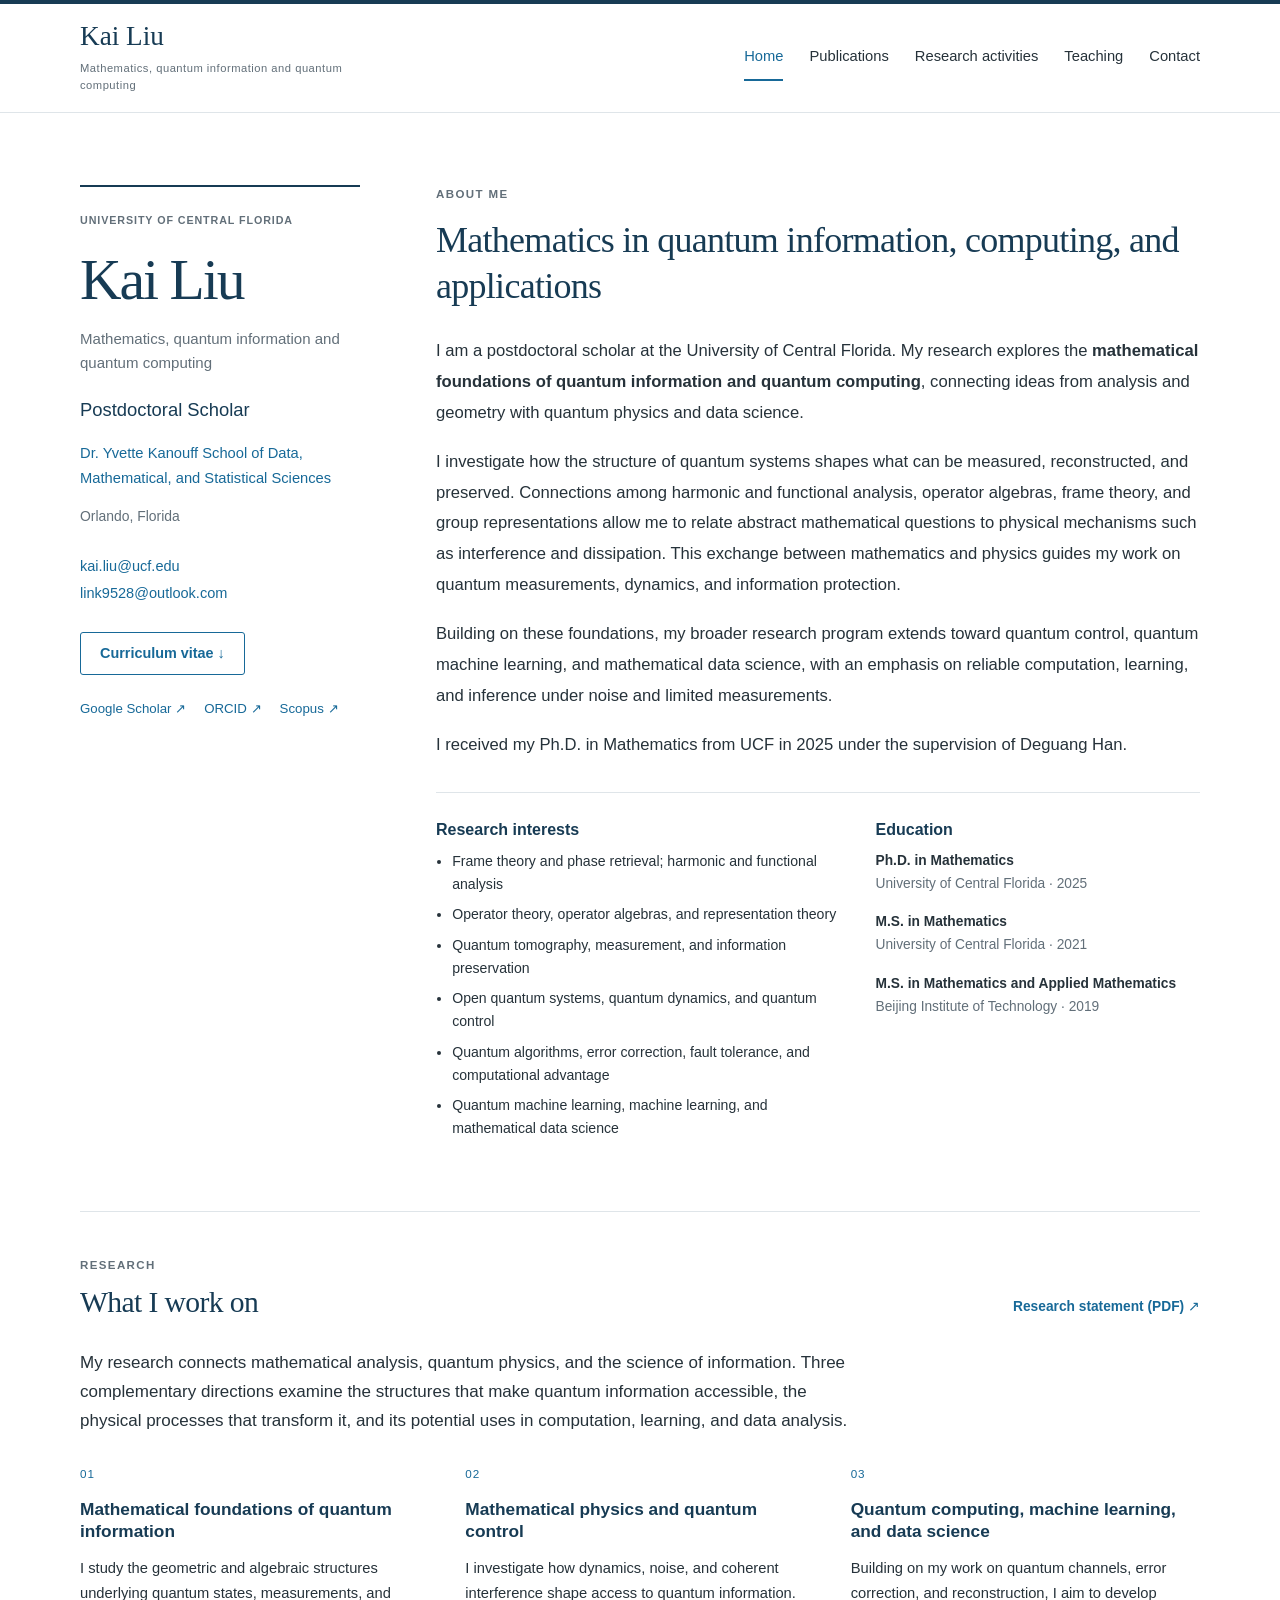
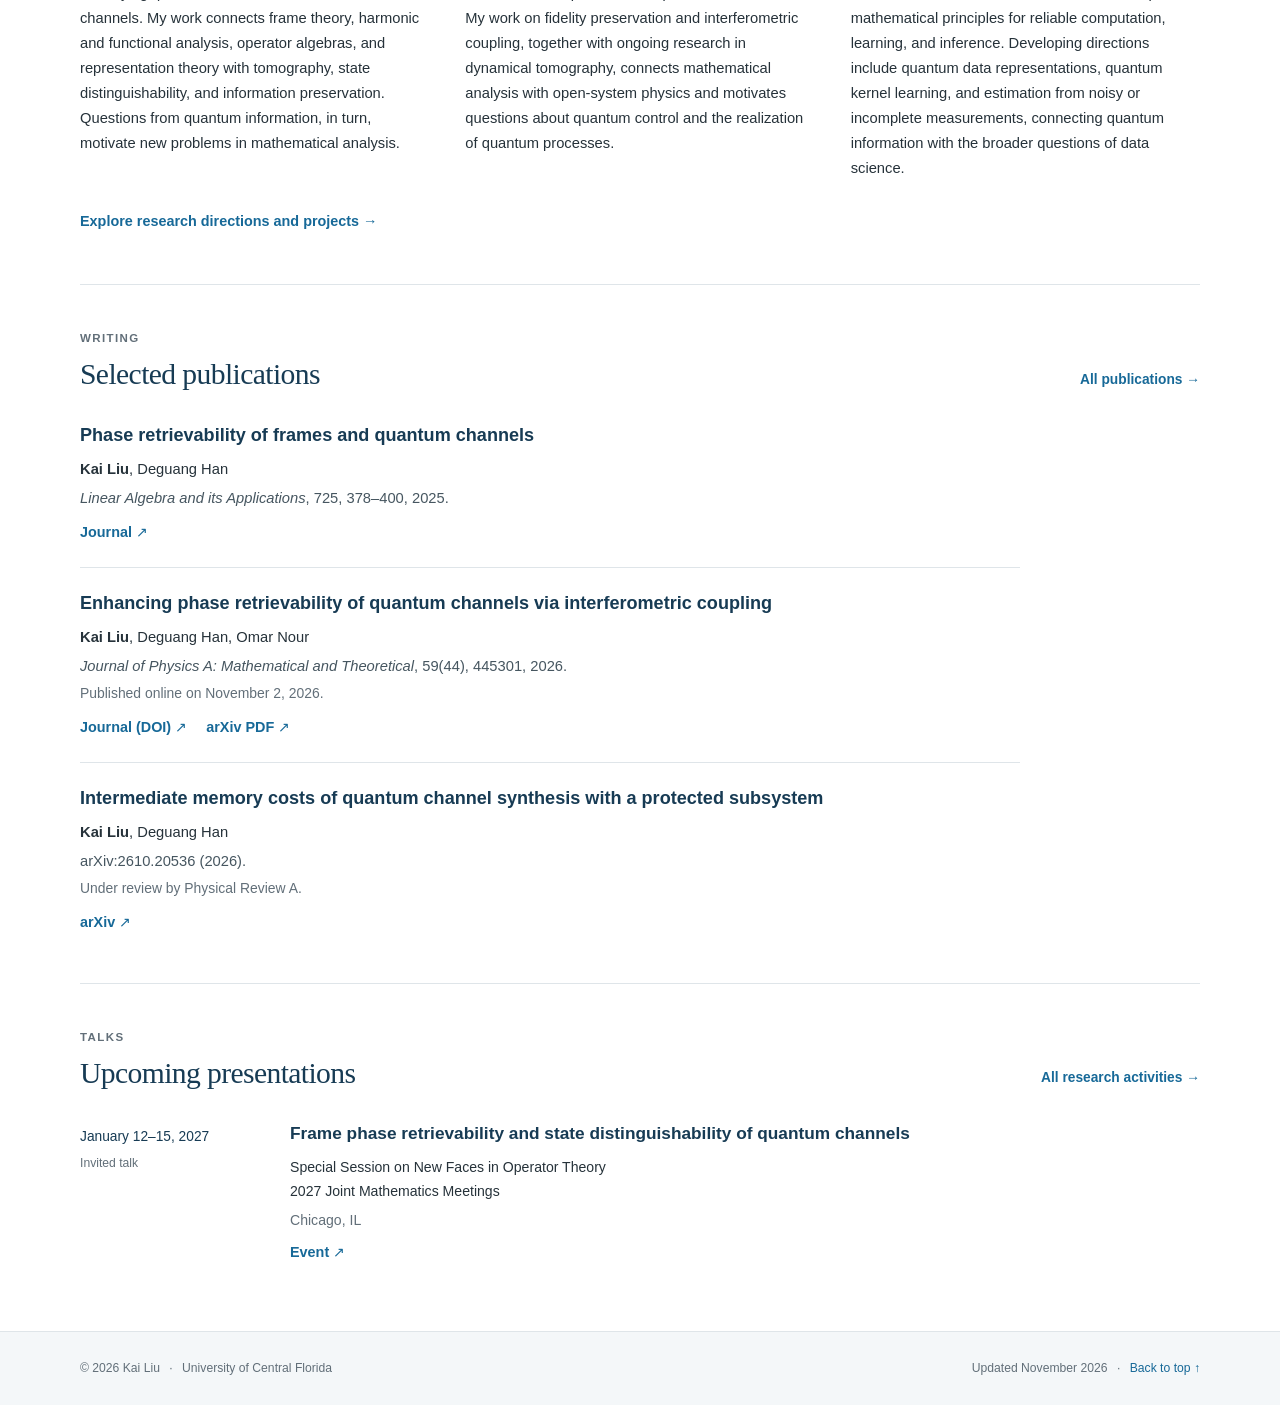
<file: index.html>
<!doctype html>
<html lang="en">
<head>
  <meta charset="utf-8">
  <meta name="viewport" content="width=device-width, initial-scale=1">
  <title>Home | Kai Liu</title>
  <meta name="description" content="Kai Liu, UCF postdoctoral scholar: mathematical foundations of quantum information, quantum physics and control, computing, machine learning, and data science.">
  <meta name="author" content="Kai Liu">
  <link rel="canonical" href="https://kailiu7.github.io/">
  <meta property="og:type" content="website">
  <meta property="og:title" content="Home | Kai Liu">
  <meta property="og:description" content="Kai Liu, UCF postdoctoral scholar: mathematical foundations of quantum information, quantum physics and control, computing, machine learning, and data science.">
  <meta property="og:url" content="https://kailiu7.github.io/">
  <link rel="icon" type="image/svg+xml" href="assets/favicon.svg">
  <link rel="stylesheet" href="assets/style.css">
  <script src="assets/site.js" defer></script>
</head>
<body id="top">
  <a class="skip-link" href="#main">Skip to content</a>
  <header class="site-header">
<div class="header-inner">
      <a class="site-name" href="index.html">Kai Liu<span>Mathematics, quantum information and quantum computing</span></a>
      <button class="menu-toggle" type="button" aria-controls="site-nav" aria-expanded="false">Menu <span aria-hidden="true">☰</span></button>
<nav id="site-nav" class="site-nav" aria-label="Main navigation"><a href="index.html" class="nav-link active" aria-current="page">Home</a>
<a href="publications.html" class="nav-link">Publications</a>
<a href="research-activities.html" class="nav-link">Research activities</a>
<a href="teaching.html" class="nav-link">Teaching</a>
<a href="contact.html" class="nav-link">Contact</a></nav>
    </div>
  </header>
  <main id="main" class="container">
<section class="home-intro" aria-labelledby="profile-name">
<aside class="profile">
    <!-- Optional portrait: add your photo to assets/kai-liu.jpg, then see README.md. -->
<p class="eyebrow">University of Central Florida</p>
<h1 id="profile-name">Kai Liu</h1>
<p class="profile-fields">Mathematics, quantum information and quantum computing</p>
<p class="profile-role">Postdoctoral Scholar</p>
<p class="profile-school"><a href="https://sciences.ucf.edu/sdmss/">Dr. Yvette Kanouff School of Data, Mathematical, and Statistical Sciences</a></p>
<p class="profile-location">Orlando, Florida</p>
<div class="profile-emails"><a href="mailto:kai.liu@ucf.edu">kai.liu@ucf.edu</a><a href="mailto:link9528@outlook.com">link9528@outlook.com</a></div>
<p><a href="files/kai-liu-cv.pdf" class="button">Curriculum vitae <span aria-hidden="true">↓</span></a></p>
<div class="profile-links"><a href="https://scholar.google.com/citations?hl=en&amp;user=oCgk-qEAAAAJ">Google Scholar ↗</a><a href="https://orcid.org/0000-0002-7549-7782">ORCID ↗</a><a href="https://www.scopus.com/authid/detail.uri?authorId=55729581500">Scopus ↗</a></div>
  </aside>
<div class="about">
<p class="eyebrow">About me</p>
<h2>Mathematics in quantum information, computing, and applications</h2>
<p>I am a postdoctoral scholar at the University of Central Florida. My research explores the <strong>mathematical foundations of quantum information and quantum computing</strong>, connecting ideas from analysis and geometry with quantum physics and data science.</p>
<p>I investigate how the structure of quantum systems shapes what can be measured, reconstructed, and preserved. Connections among harmonic and functional analysis, operator algebras, frame theory, and group representations allow me to relate abstract mathematical questions to physical mechanisms such as interference and dissipation. This exchange between mathematics and physics guides my work on quantum measurements, dynamics, and information protection.</p>
<p>Building on these foundations, my broader research program extends toward quantum control, quantum machine learning, and mathematical data science, with an emphasis on reliable computation, learning, and inference under noise and limited measurements.</p>
<p>I received my Ph.D. in Mathematics from UCF in 2025 under the supervision of Deguang Han.</p>
<div class="intro-columns">
<section>
<h3>Research interests</h3>
<ul class="interest-list">
<li>Frame theory and phase retrieval; harmonic and functional analysis</li>
<li>Operator theory, operator algebras, and representation theory</li>
<li>Quantum tomography, measurement, and information preservation</li>
<li>Open quantum systems, quantum dynamics, and quantum control</li>
<li>Quantum algorithms, error correction, fault tolerance, and computational advantage</li>
<li>Quantum machine learning, machine learning, and mathematical data science</li>
</ul>
</section>
<section>
<h3>Education</h3>
<p class="degree"><strong>Ph.D. in Mathematics</strong><br>University of Central Florida · 2025</p>
<p class="degree"><strong>M.S. in Mathematics</strong><br>University of Central Florida · 2021</p>
<p class="degree"><strong>M.S. in Mathematics and Applied Mathematics</strong><br>Beijing Institute of Technology · 2019</p>
</section>
</div>
  </div>
</section>
<section class="home-section" aria-labelledby="work-title">
<div class="section-heading">
<div>
<p class="eyebrow">Research</p>
<h2 id="work-title">What I work on</h2>
</div>
<a href="files/research-statement.pdf" class="text-link">Research statement (PDF) ↗</a></div>
<p class="section-intro">My research connects mathematical analysis, quantum physics, and the science of information. Three complementary directions examine the structures that make quantum information accessible, the physical processes that transform it, and its potential uses in computation, learning, and data analysis.</p>
<div class="research-grid">
<article><span class="theme-number">01</span>
<h3>Mathematical foundations of quantum information</h3>
<p>I study the geometric and algebraic structures underlying quantum states, measurements, and channels. My work connects frame theory, harmonic and functional analysis, operator algebras, and representation theory with tomography, state distinguishability, and information preservation. Questions from quantum information, in turn, motivate new problems in mathematical analysis.</p>
</article>
<article><span class="theme-number">02</span>
<h3>Mathematical physics and quantum control</h3>
<p>I investigate how dynamics, noise, and coherent interference shape access to quantum information. My work on fidelity preservation and interferometric coupling, together with ongoing research in dynamical tomography, connects mathematical analysis with open-system physics and motivates questions about quantum control and the realization of quantum processes.</p>
</article>
<article><span class="theme-number">03</span>
<h3>Quantum computing, machine learning, and data science</h3>
<p>Building on my work on quantum channels, error correction, and reconstruction, I aim to develop mathematical principles for reliable computation, learning, and inference. Developing directions include quantum data representations, quantum kernel learning, and estimation from noisy or incomplete measurements, connecting quantum information with the broader questions of data science.</p>
</article>
</div>
<p class="section-more"><a href="research-activities.html#research-directions" class="text-link">Explore research directions and projects →</a></p>
</section>
<section class="home-section" aria-labelledby="selected-title">
<div class="section-heading">
<div>
<p class="eyebrow">Writing</p>
<h2 id="selected-title">Selected publications</h2>
</div>
<a href="publications.html" class="text-link">All publications →</a></div>
<article class="publication compact" id="phase-2025">
<h3>Phase retrievability of frames and quantum channels</h3>
<p class="authors"><strong>Kai Liu</strong>, Deguang Han</p>
<p class="publication-meta"><em>Linear Algebra and its Applications</em>, 725, 378–400, 2025.</p>
  
<p class="entry-links"><a href="https://www.sciencedirect.com/science/article/pii/S0024379525002988" class="text-link">Journal <span aria-hidden="true">↗</span></a></p>
</article>
<article class="publication compact" id="interference-2026">
<h3>Enhancing phase retrievability of quantum channels via interferometric coupling</h3>
<p class="authors"><strong>Kai Liu</strong>, Deguang Han, Omar Nour</p>
<p class="publication-meta"><em>Journal of Physics A: Mathematical and Theoretical</em>, 59(44), 445301, 2026.</p>
<p class="status">Published online on November 2, 2026.</p>
<p class="entry-links"><a href="https://doi.org/10.1088/1751-8121/aeb83a" class="text-link">Journal (DOI) <span aria-hidden="true">↗</span></a> <a href="https://arxiv.org/pdf/2604.24363" class="text-link">arXiv PDF <span aria-hidden="true">↗</span></a></p>
</article>
<article class="publication compact" id="memory-2026">
<h3>Intermediate memory costs of quantum channel synthesis with a protected subsystem</h3>
<p class="authors"><strong>Kai Liu</strong>, Deguang Han</p>
<p class="publication-meta">arXiv:2610.20536 (2026).</p>
<p class="status">Under review by Physical Review A.</p>
<p class="entry-links"><a href="https://arxiv.org/abs/2610.20536" class="text-link">arXiv <span aria-hidden="true">↗</span></a></p>
</article>
</section>
<section class="home-section" aria-labelledby="upcoming-home">
<div class="section-heading">
<div>
<p class="eyebrow">Talks</p>
<h2 id="upcoming-home">Upcoming presentations</h2>
</div>
<a href="research-activities.html#upcoming" class="text-link">All research activities →</a></div>
<article class="talk" id="talk-1">
<div class="talk-date"><time datetime="2027-01-12">January 12–15, 2027</time><span class="talk-type">Invited talk</span></div>
<div>
<h3>Frame phase retrievability and state distinguishability of quantum channels</h3>
<p>Special Session on New Faces in Operator Theory<br>2027 Joint Mathematics Meetings</p>
<p class="muted">Chicago, IL</p>
<p class="entry-links"><a href="https://jointmathematicsmeetings.org/jmm" class="text-link">Event <span aria-hidden="true">↗</span></a></p>
</div>
</article>
</section>
</main>
  <footer class="site-footer">
<div class="footer-inner">
<p>© 2026 Kai Liu <span class="footer-dot">·</span> University of Central Florida</p>
<p>Updated November 2026 <span class="footer-dot">·</span> <a href="#top">Back to top ↑</a></p>
</div>
</footer>
</body>
</html>
</file>
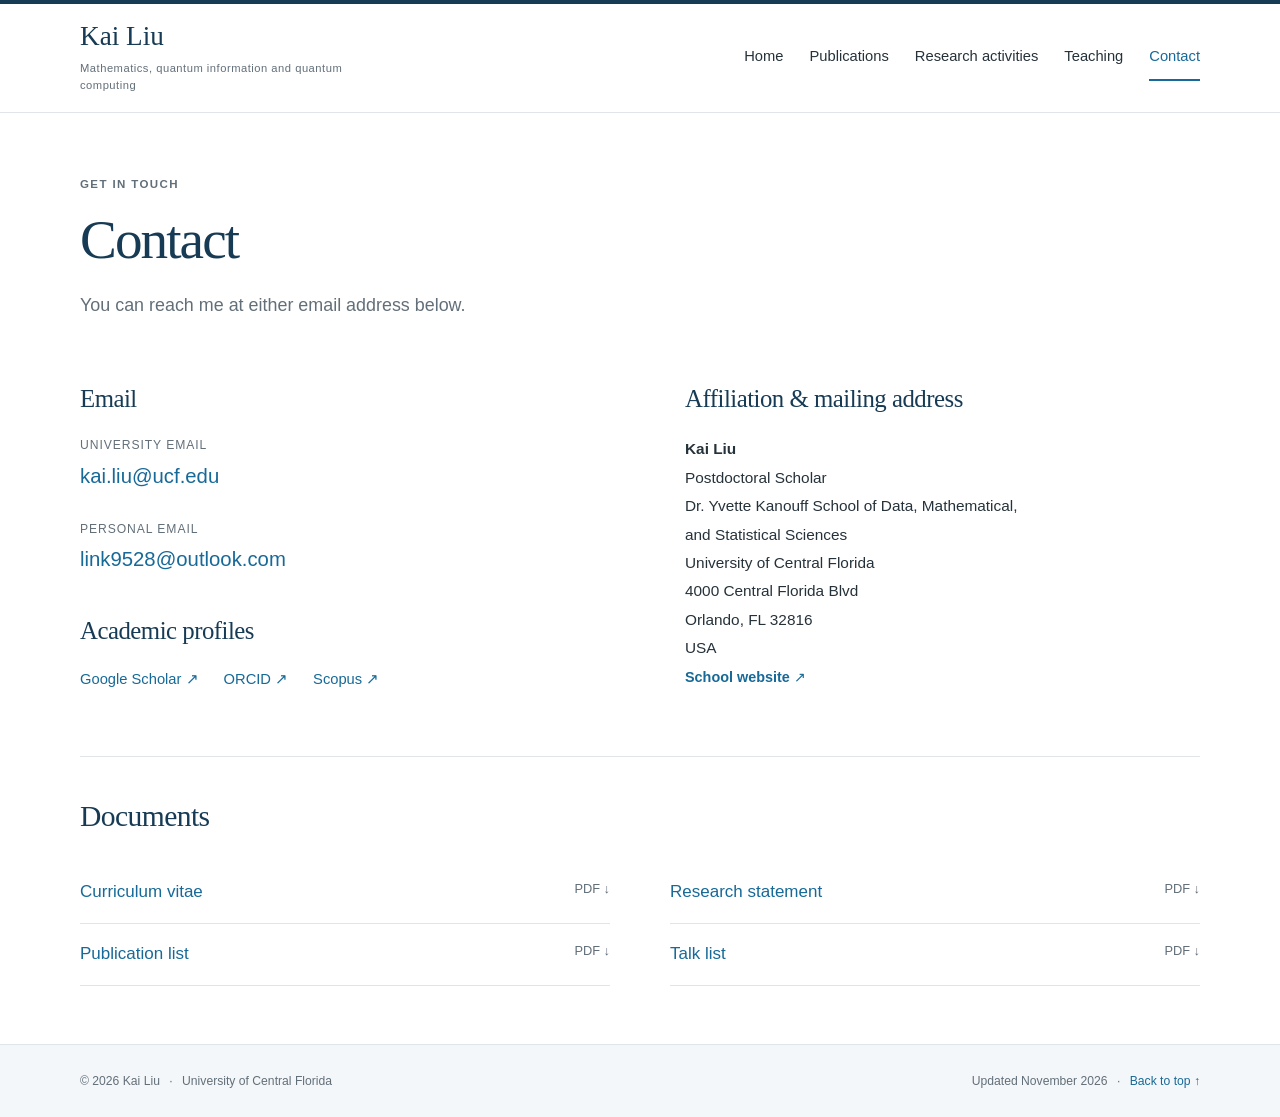
<file: contact.html>
<!doctype html>
<html lang="en">
<head>
  <meta charset="utf-8">
  <meta name="viewport" content="width=device-width, initial-scale=1">
  <title>Contact | Kai Liu</title>
  <meta name="description" content="Contact Kai Liu at the University of Central Florida; email addresses, academic profiles, and downloadable documents.">
  <meta name="author" content="Kai Liu">
  <link rel="canonical" href="https://kailiu7.github.io/contact.html">
  <meta property="og:type" content="website">
  <meta property="og:title" content="Contact | Kai Liu">
  <meta property="og:description" content="Contact Kai Liu at the University of Central Florida; email addresses, academic profiles, and downloadable documents.">
  <meta property="og:url" content="https://kailiu7.github.io/contact.html">
  <link rel="icon" type="image/svg+xml" href="assets/favicon.svg">
  <link rel="stylesheet" href="assets/style.css">
  <script src="assets/site.js" defer></script>
</head>
<body id="top">
  <a class="skip-link" href="#main">Skip to content</a>
  <header class="site-header">
<div class="header-inner">
      <a class="site-name" href="index.html">Kai Liu<span>Mathematics, quantum information and quantum computing</span></a>
      <button class="menu-toggle" type="button" aria-controls="site-nav" aria-expanded="false">Menu <span aria-hidden="true">☰</span></button>
<nav id="site-nav" class="site-nav" aria-label="Main navigation"><a href="index.html" class="nav-link">Home</a>
<a href="publications.html" class="nav-link">Publications</a>
<a href="research-activities.html" class="nav-link">Research activities</a>
<a href="teaching.html" class="nav-link">Teaching</a>
<a href="contact.html" class="nav-link active" aria-current="page">Contact</a></nav>
    </div>
  </header>
  <main id="main" class="container">
<div class="page-heading">
<p class="eyebrow">Get in touch</p>
<h1>Contact</h1>
<p class="lead">You can reach me at either email address below.</p>
</div>
<div class="contact-grid">
<section class="contact-primary">
<h2>Email</h2>
<p class="contact-email"><span>University email</span><a href="mailto:kai.liu@ucf.edu">kai.liu@ucf.edu</a></p>
<p class="contact-email"><span>Personal email</span><a href="mailto:link9528@outlook.com">link9528@outlook.com</a></p>
<h2>Academic profiles</h2>
<div class="contact-profiles"><a href="https://scholar.google.com/citations?hl=en&amp;user=oCgk-qEAAAAJ">Google Scholar ↗</a><a href="https://orcid.org/0000-0002-7549-7782">ORCID ↗</a><a href="https://www.scopus.com/authid/detail.uri?authorId=55729581500">Scopus ↗</a></div>
</section>
<section>
<h2>Affiliation & mailing address</h2>
<address><strong>Kai Liu</strong><br>Postdoctoral Scholar<br>Dr. Yvette Kanouff School of Data, Mathematical, and Statistical Sciences<br>University of Central Florida<br>4000 Central Florida Blvd<br>Orlando, FL 32816<br>USA</address>
<p><a href="https://sciences.ucf.edu/sdmss/" class="text-link">School website ↗</a></p>
</section>
</div>
<section class="content-section">
<h2>Documents</h2>
<div class="document-list"><a href="files/kai-liu-cv.pdf">Curriculum vitae <span>PDF ↓</span></a><a href="files/research-statement.pdf">Research statement <span>PDF ↓</span></a><a href="files/publications.pdf">Publication list <span>PDF ↓</span></a><a href="files/activities.pdf">Talk list <span>PDF ↓</span></a></div>
</section>
</main>
  <footer class="site-footer">
<div class="footer-inner">
<p>© 2026 Kai Liu <span class="footer-dot">·</span> University of Central Florida</p>
<p>Updated November 2026 <span class="footer-dot">·</span> <a href="#top">Back to top ↑</a></p>
</div>
</footer>
</body>
</html>
</file>
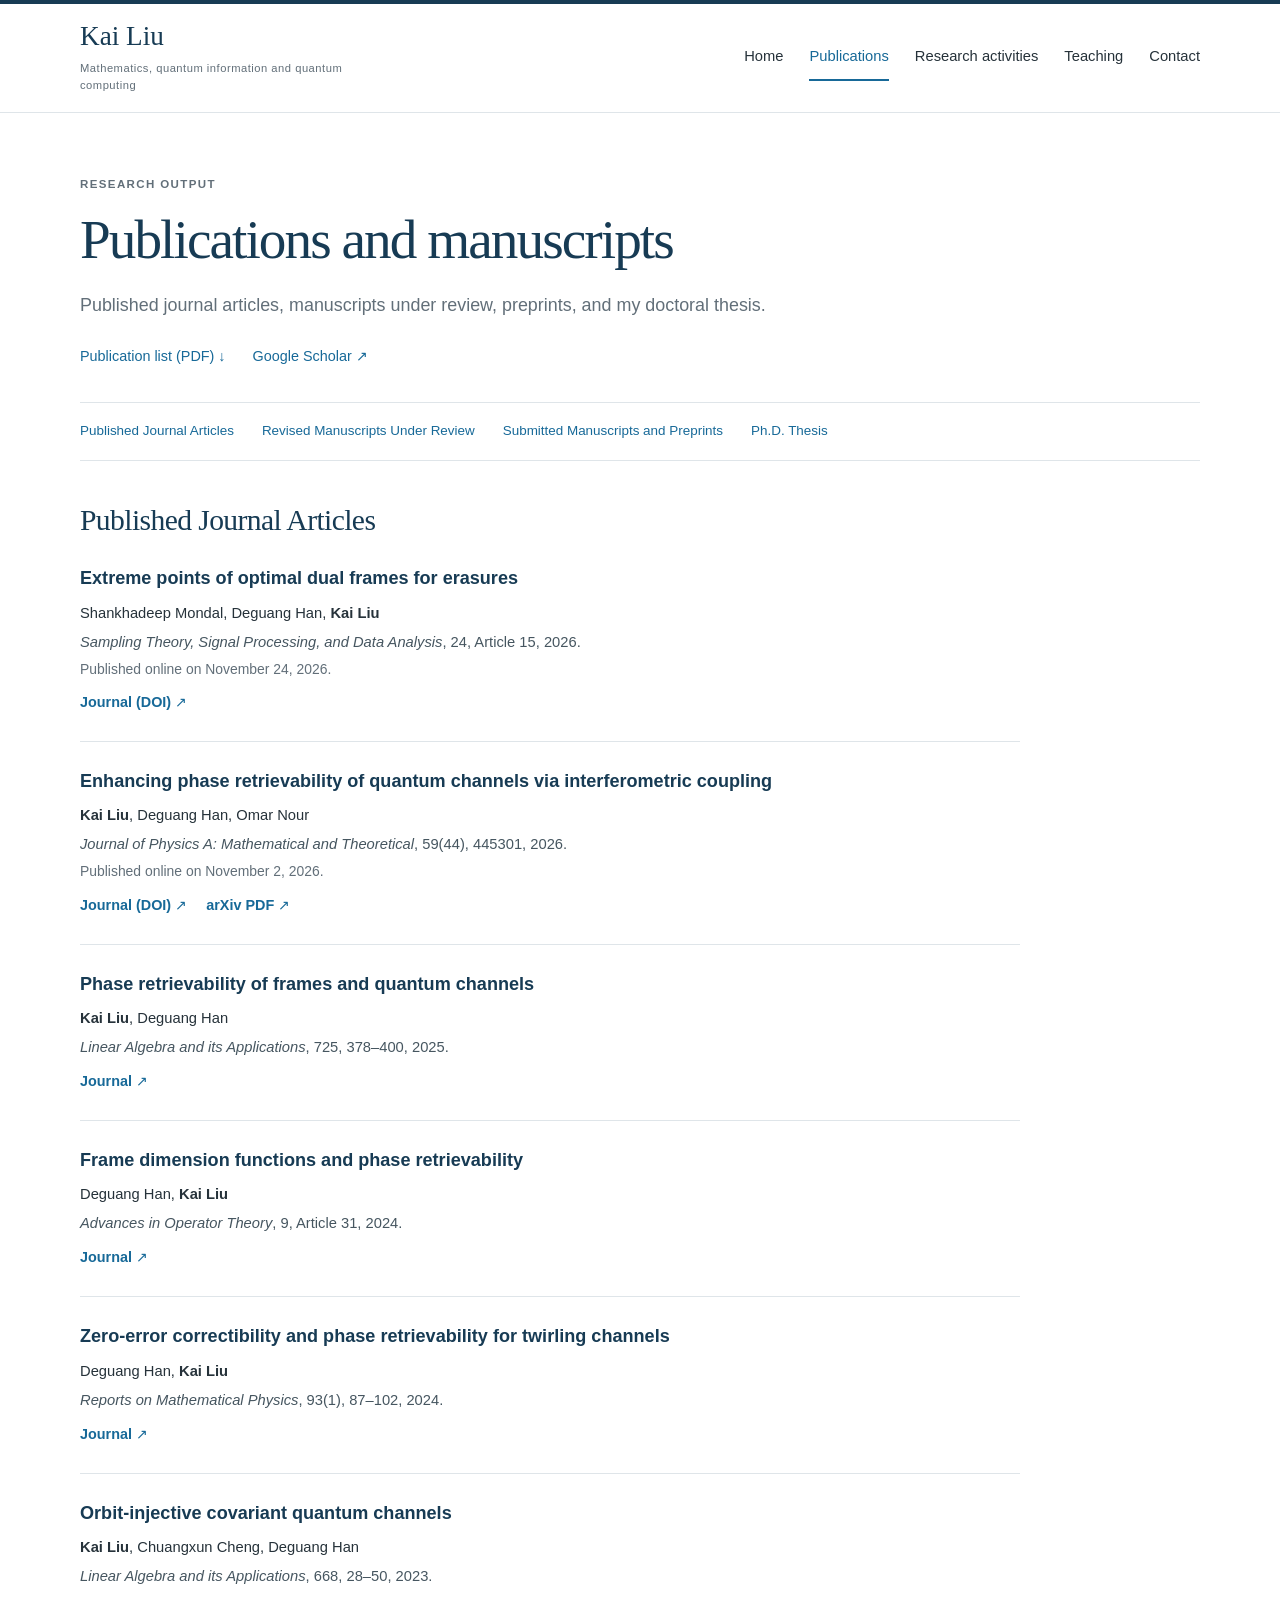
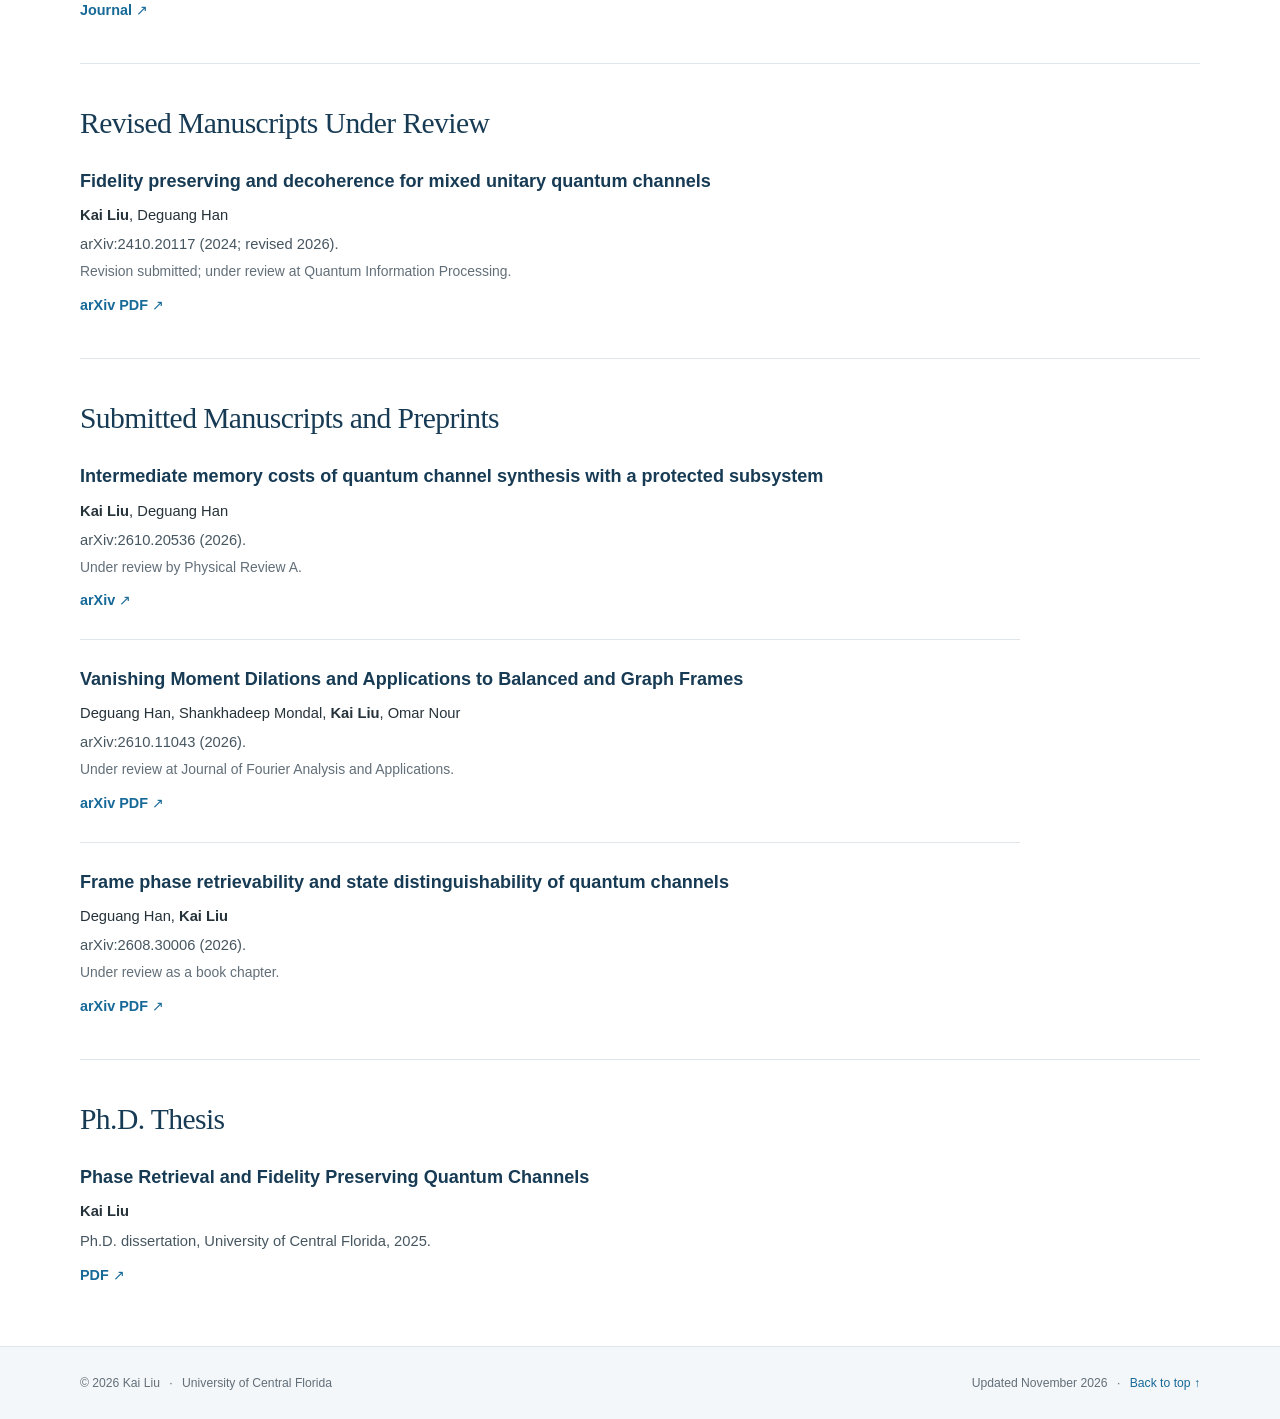
<file: publications.html>
<!doctype html>
<html lang="en">
<head>
  <meta charset="utf-8">
  <meta name="viewport" content="width=device-width, initial-scale=1">
  <title>Publications | Kai Liu</title>
  <meta name="description" content="Published articles, manuscripts under review, preprints, and doctoral thesis by Kai Liu.">
  <meta name="author" content="Kai Liu">
  <link rel="canonical" href="https://kailiu7.github.io/publications.html">
  <meta property="og:type" content="website">
  <meta property="og:title" content="Publications | Kai Liu">
  <meta property="og:description" content="Published articles, manuscripts under review, preprints, and doctoral thesis by Kai Liu.">
  <meta property="og:url" content="https://kailiu7.github.io/publications.html">
  <link rel="icon" type="image/svg+xml" href="assets/favicon.svg">
  <link rel="stylesheet" href="assets/style.css">
  <script src="assets/site.js" defer></script>
</head>
<body id="top">
  <a class="skip-link" href="#main">Skip to content</a>
  <header class="site-header">
<div class="header-inner">
      <a class="site-name" href="index.html">Kai Liu<span>Mathematics, quantum information and quantum computing</span></a>
      <button class="menu-toggle" type="button" aria-controls="site-nav" aria-expanded="false">Menu <span aria-hidden="true">☰</span></button>
<nav id="site-nav" class="site-nav" aria-label="Main navigation"><a href="index.html" class="nav-link">Home</a>
<a href="publications.html" class="nav-link active" aria-current="page">Publications</a>
<a href="research-activities.html" class="nav-link">Research activities</a>
<a href="teaching.html" class="nav-link">Teaching</a>
<a href="contact.html" class="nav-link">Contact</a></nav>
    </div>
  </header>
  <main id="main" class="container">
<div class="page-heading">
<p class="eyebrow">Research output</p>
<h1>Publications and manuscripts</h1>
<p class="lead">Published journal articles, manuscripts under review, preprints, and my doctoral thesis.</p>
<div class="inline-links"><a href="files/publications.pdf">Publication list (PDF) ↓</a><a href="https://scholar.google.com/citations?hl=en&amp;user=oCgk-qEAAAAJ">Google Scholar ↗</a></div>
</div>
<nav class="section-nav" aria-label="Publication sections"><a href="#published">Published Journal Articles</a><a href="#revised">Revised Manuscripts Under Review</a><a href="#submitted">Submitted Manuscripts and Preprints</a><a href="#thesis">Ph.D. Thesis</a></nav>
<section class="content-section" id="published" aria-labelledby="published-heading">
<h2 id="published-heading">Published Journal Articles</h2>
<article class="publication" id="erasures-undated">
<h3>Extreme points of optimal dual frames for erasures</h3>
<p class="authors">Shankhadeep Mondal, Deguang Han, <strong>Kai Liu</strong></p>
<p class="publication-meta"><em>Sampling Theory, Signal Processing, and Data Analysis</em>, 24, Article 15, 2026.</p>
<p class="status">Published online on November 24, 2026.</p>
<p class="entry-links"><a href="https://doi.org/10.1007/s43670-026-00134-7" class="text-link">Journal (DOI) <span aria-hidden="true">↗</span></a></p>
</article>
<article class="publication" id="interference-2026">
<h3>Enhancing phase retrievability of quantum channels via interferometric coupling</h3>
<p class="authors"><strong>Kai Liu</strong>, Deguang Han, Omar Nour</p>
<p class="publication-meta"><em>Journal of Physics A: Mathematical and Theoretical</em>, 59(44), 445301, 2026.</p>
<p class="status">Published online on November 2, 2026.</p>
<p class="entry-links"><a href="https://doi.org/10.1088/1751-8121/aeb83a" class="text-link">Journal (DOI) <span aria-hidden="true">↗</span></a> <a href="https://arxiv.org/pdf/2604.24363" class="text-link">arXiv PDF <span aria-hidden="true">↗</span></a></p>
</article>
<article class="publication" id="phase-2025">
<h3>Phase retrievability of frames and quantum channels</h3>
<p class="authors"><strong>Kai Liu</strong>, Deguang Han</p>
<p class="publication-meta"><em>Linear Algebra and its Applications</em>, 725, 378–400, 2025.</p>
  
<p class="entry-links"><a href="https://www.sciencedirect.com/science/article/pii/S0024379525002988" class="text-link">Journal <span aria-hidden="true">↗</span></a></p>
</article>
<article class="publication" id="dimension-2024">
<h3>Frame dimension functions and phase retrievability</h3>
<p class="authors">Deguang Han, <strong>Kai Liu</strong></p>
<p class="publication-meta"><em>Advances in Operator Theory</em>, 9, Article 31, 2024.</p>
  
<p class="entry-links"><a href="https://link.springer.com/article/10.1007/s43036-024-00331-y" class="text-link">Journal <span aria-hidden="true">↗</span></a></p>
</article>
<article class="publication" id="twirling-2024">
<h3>Zero-error correctibility and phase retrievability for twirling channels</h3>
<p class="authors">Deguang Han, <strong>Kai Liu</strong></p>
<p class="publication-meta"><em>Reports on Mathematical Physics</em>, 93(1), 87–102, 2024.</p>
  
<p class="entry-links"><a href="https://www.sciencedirect.com/science/article/pii/S0034487724000120" class="text-link">Journal <span aria-hidden="true">↗</span></a></p>
</article>
<article class="publication" id="orbit-2023">
<h3>Orbit-injective covariant quantum channels</h3>
<p class="authors"><strong>Kai Liu</strong>, Chuangxun Cheng, Deguang Han</p>
<p class="publication-meta"><em>Linear Algebra and its Applications</em>, 668, 28–50, 2023.</p>
  
<p class="entry-links"><a href="https://www.sciencedirect.com/science/article/pii/S0024379523001027" class="text-link">Journal <span aria-hidden="true">↗</span></a></p>
</article>
</section>
<section class="content-section" id="revised" aria-labelledby="revised-heading">
<h2 id="revised-heading">Revised Manuscripts Under Review</h2>
<article class="publication" id="fidelity-2024">
<h3>Fidelity preserving and decoherence for mixed unitary quantum channels</h3>
<p class="authors"><strong>Kai Liu</strong>, Deguang Han</p>
<p class="publication-meta">arXiv:2410.20117 (2024; revised 2026).</p>
<p class="status">Revision submitted; under review at Quantum Information Processing.</p>
<p class="entry-links"><a href="https://arxiv.org/pdf/2410.20117" class="text-link">arXiv PDF <span aria-hidden="true">↗</span></a></p>
</article>
</section>
<section class="content-section" id="submitted" aria-labelledby="submitted-heading">
<h2 id="submitted-heading">Submitted Manuscripts and Preprints</h2>
<article class="publication" id="memory-2026">
<h3>Intermediate memory costs of quantum channel synthesis with a protected subsystem</h3>
<p class="authors"><strong>Kai Liu</strong>, Deguang Han</p>
<p class="publication-meta">arXiv:2610.20536 (2026).</p>
<p class="status">Under review by Physical Review A.</p>
<p class="entry-links"><a href="https://arxiv.org/abs/2610.20536" class="text-link">arXiv <span aria-hidden="true">↗</span></a></p>
</article>
<article class="publication" id="moments-2026">
<h3>Vanishing Moment Dilations and Applications to Balanced and Graph Frames</h3>
<p class="authors">Deguang Han, Shankhadeep Mondal, <strong>Kai Liu</strong>, Omar Nour</p>
<p class="publication-meta">arXiv:2610.11043 (2026).</p>
<p class="status">Under review at Journal of Fourier Analysis and Applications.</p>
<p class="entry-links"><a href="https://arxiv.org/pdf/2610.11043" class="text-link">arXiv PDF <span aria-hidden="true">↗</span></a></p>
</article>
<article class="publication" id="survey-2026">
<h3>Frame phase retrievability and state distinguishability of quantum channels</h3>
<p class="authors">Deguang Han, <strong>Kai Liu</strong></p>
<p class="publication-meta">arXiv:2608.30006 (2026).</p>
<p class="status">Under review as a book chapter.</p>
<p class="entry-links"><a href="https://arxiv.org/pdf/2608.30006" class="text-link">arXiv PDF <span aria-hidden="true">↗</span></a></p>
</article>
</section>
<section class="content-section" id="thesis" aria-labelledby="thesis-heading">
<h2 id="thesis-heading">Ph.D. Thesis</h2>
<article class="publication" id="thesis-2025">
<h3>Phase Retrieval and Fidelity Preserving Quantum Channels</h3>
<p class="authors"><strong>Kai Liu</strong></p>
<p class="publication-meta">Ph.D. dissertation, University of Central Florida, 2025.</p>
  
<p class="entry-links"><a href="https://stars.library.ucf.edu/cgi/viewcontent.cgi?article=1398&amp;context=etd2024" class="text-link">PDF <span aria-hidden="true">↗</span></a></p>
</article>
</section>
</main>
  <footer class="site-footer">
<div class="footer-inner">
<p>© 2026 Kai Liu <span class="footer-dot">·</span> University of Central Florida</p>
<p>Updated November 2026 <span class="footer-dot">·</span> <a href="#top">Back to top ↑</a></p>
</div>
</footer>
</body>
</html>
</file>
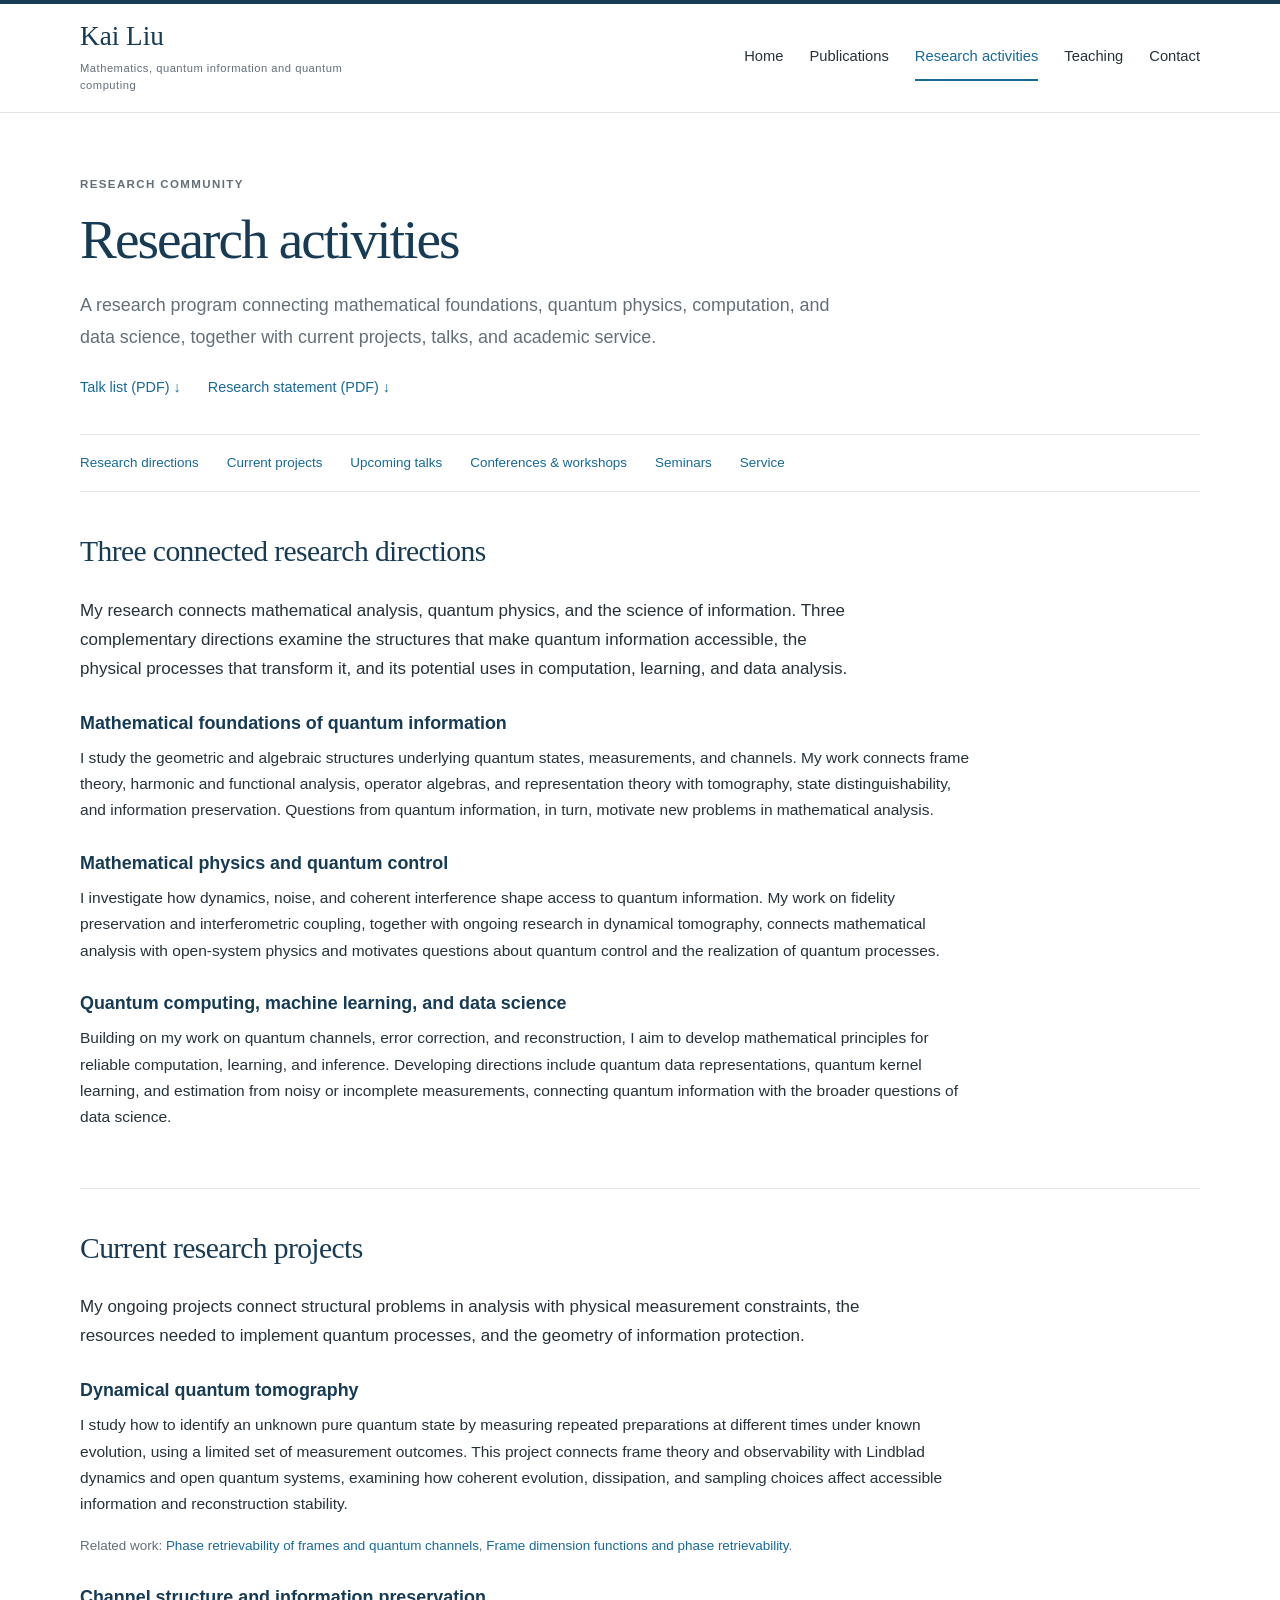
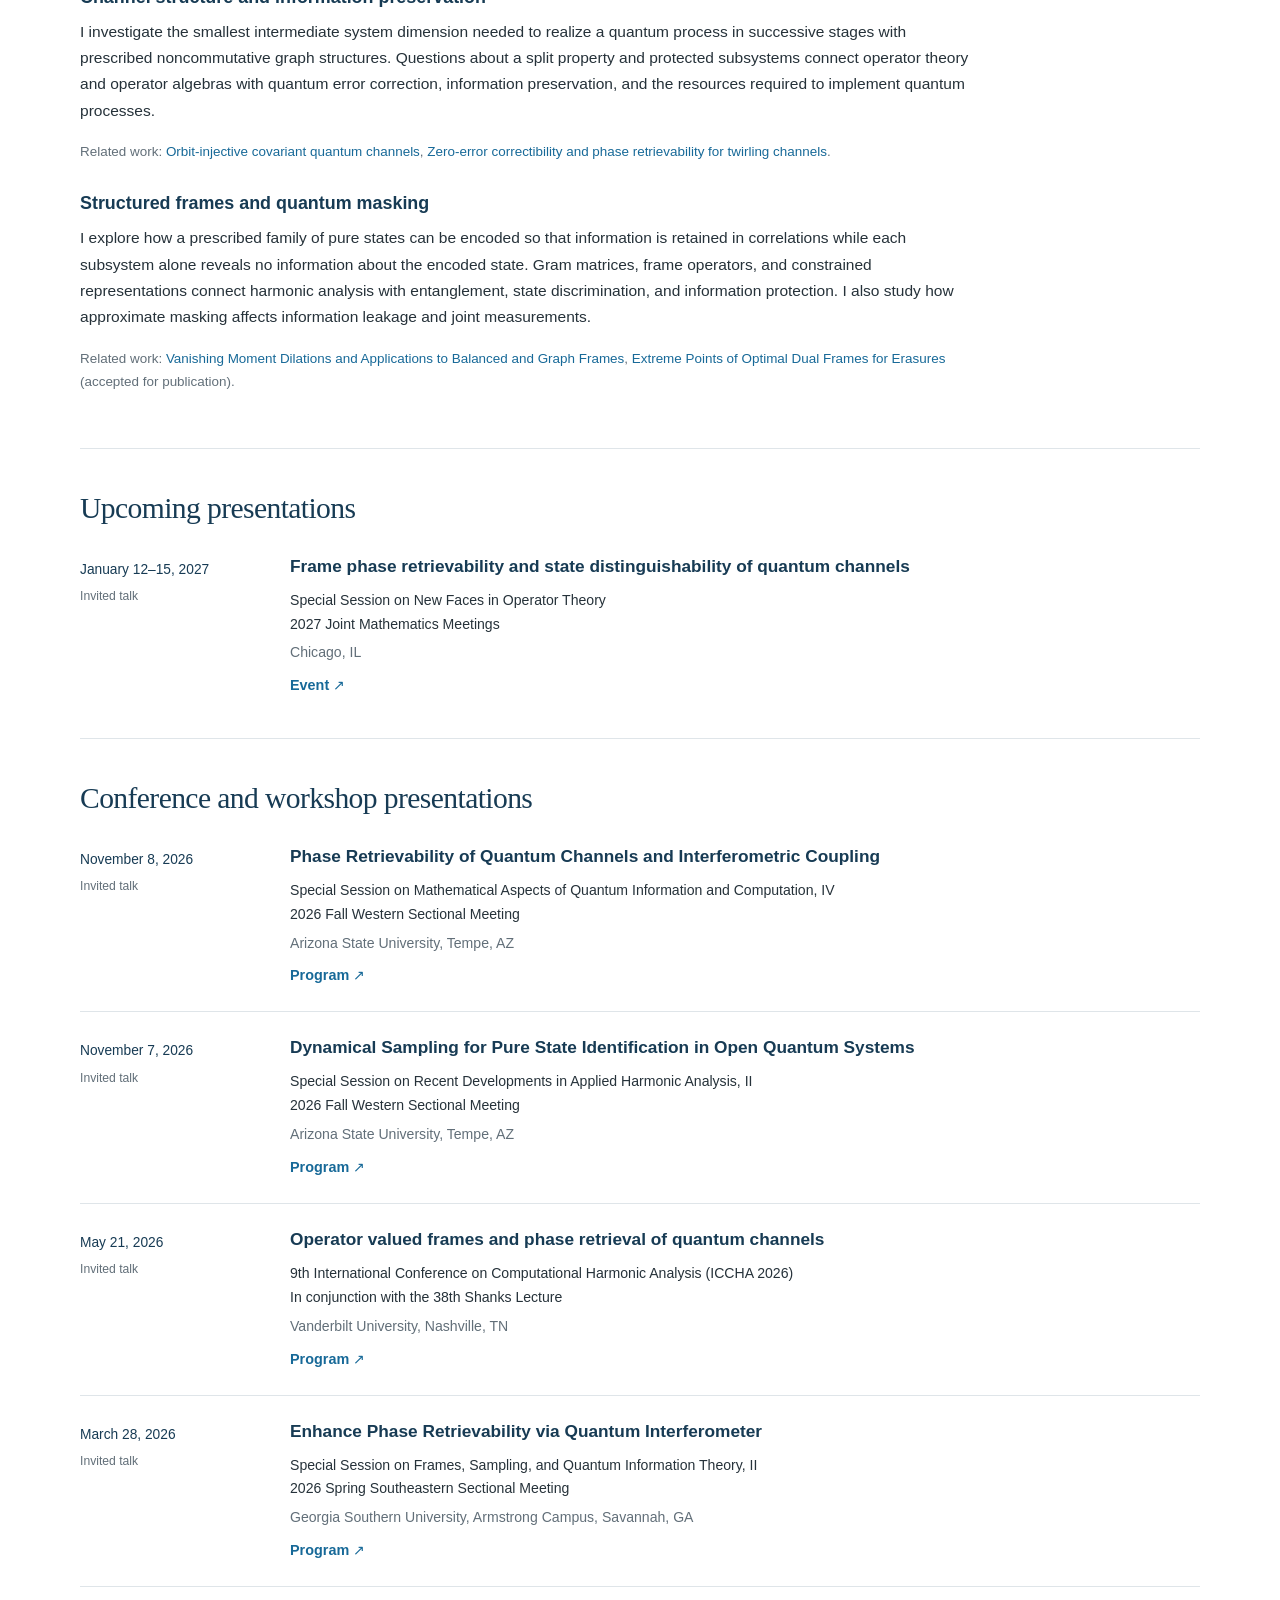
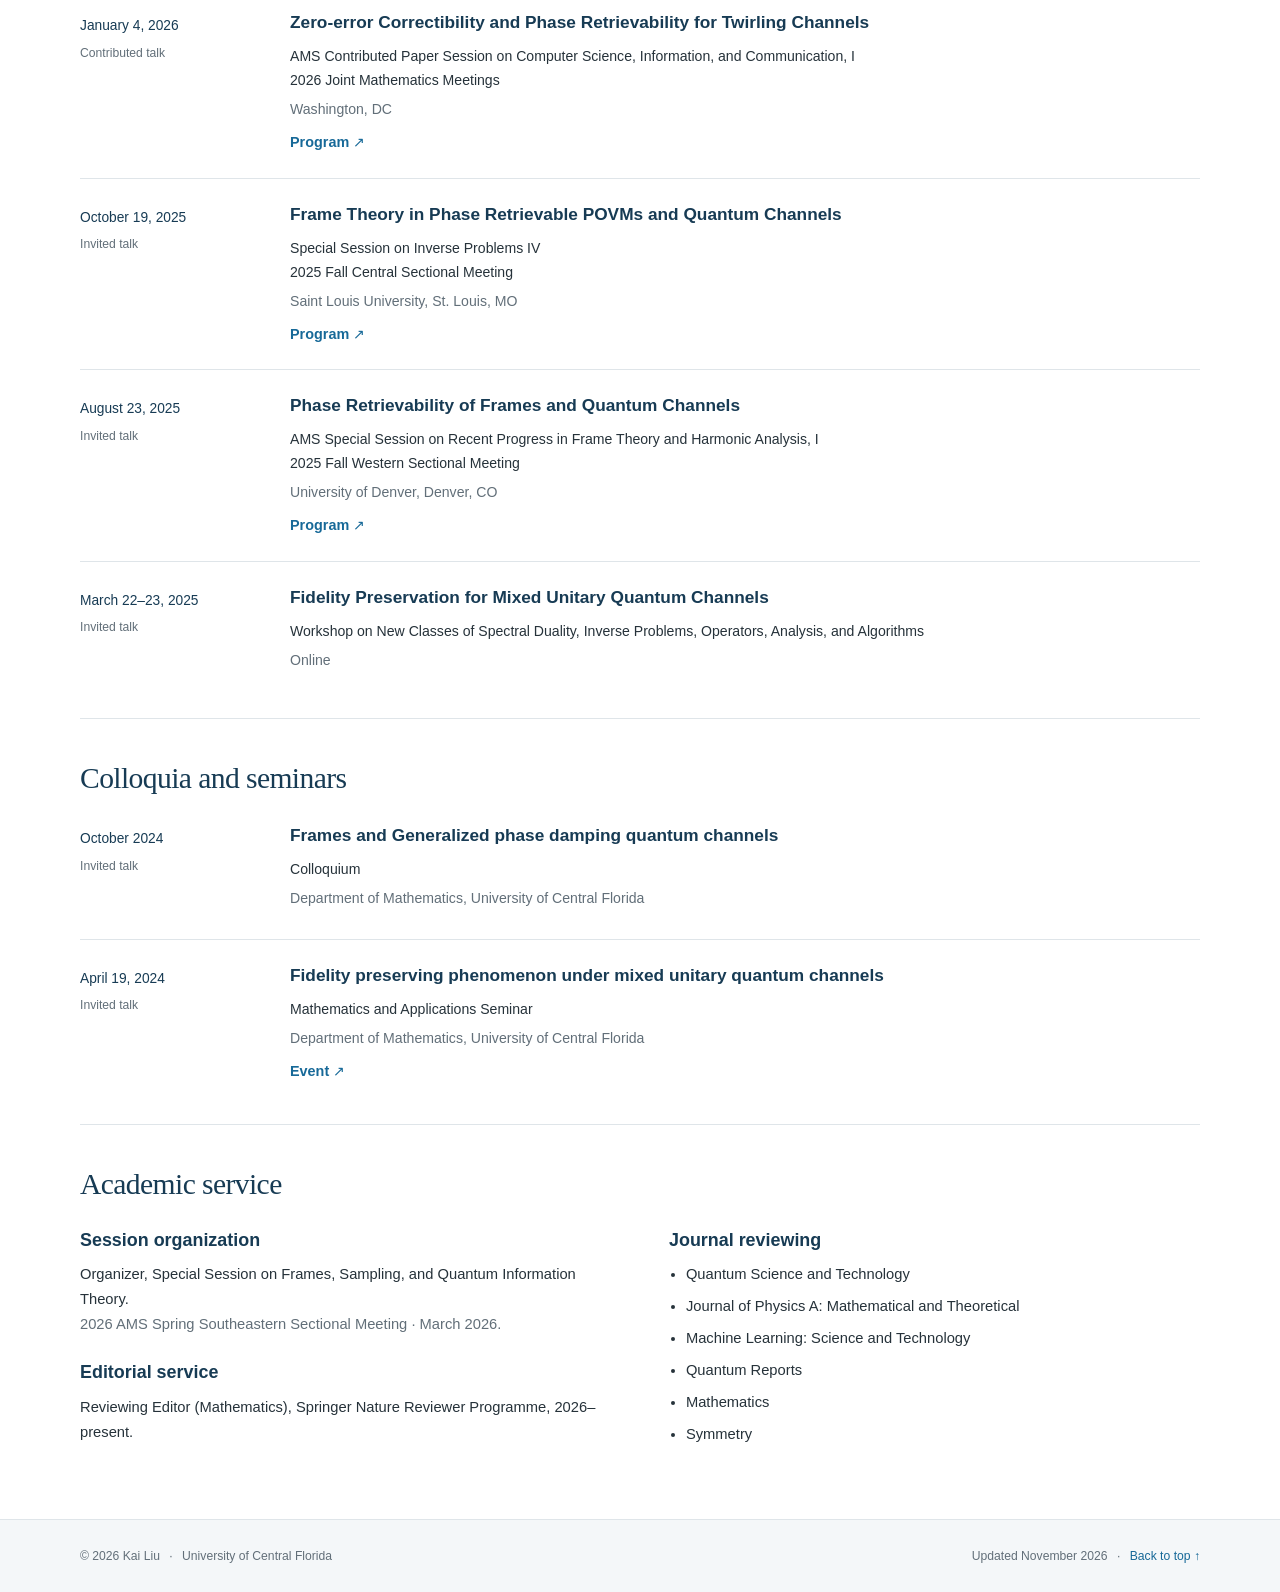
<file: research-activities.html>
<!doctype html>
<html lang="en">
<head>
  <meta charset="utf-8">
  <meta name="viewport" content="width=device-width, initial-scale=1">
  <title>Research activities | Kai Liu</title>
  <meta name="description" content="Kai Liu’s research connects mathematical foundations, quantum physics and control, quantum computing, machine learning, and data science. Projects, talks, and service.">
  <meta name="author" content="Kai Liu">
  <link rel="canonical" href="https://kailiu7.github.io/research-activities.html">
  <meta property="og:type" content="website">
  <meta property="og:title" content="Research activities | Kai Liu">
  <meta property="og:description" content="Kai Liu’s research connects mathematical foundations, quantum physics and control, quantum computing, machine learning, and data science. Projects, talks, and service.">
  <meta property="og:url" content="https://kailiu7.github.io/research-activities.html">
  <link rel="icon" type="image/svg+xml" href="assets/favicon.svg">
  <link rel="stylesheet" href="assets/style.css">
  <script src="assets/site.js" defer></script>
</head>
<body id="top">
  <a class="skip-link" href="#main">Skip to content</a>
  <header class="site-header">
<div class="header-inner">
      <a class="site-name" href="index.html">Kai Liu<span>Mathematics, quantum information and quantum computing</span></a>
      <button class="menu-toggle" type="button" aria-controls="site-nav" aria-expanded="false">Menu <span aria-hidden="true">☰</span></button>
<nav id="site-nav" class="site-nav" aria-label="Main navigation"><a href="index.html" class="nav-link">Home</a>
<a href="publications.html" class="nav-link">Publications</a>
<a href="research-activities.html" class="nav-link active" aria-current="page">Research activities</a>
<a href="teaching.html" class="nav-link">Teaching</a>
<a href="contact.html" class="nav-link">Contact</a></nav>
    </div>
  </header>
  <main id="main" class="container">
<div class="page-heading">
<p class="eyebrow">Research community</p>
<h1>Research activities</h1>
<p class="lead">A research program connecting mathematical foundations, quantum physics, computation, and data science, together with current projects, talks, and academic service.</p>
<div class="inline-links"><a href="files/activities.pdf">Talk list (PDF) ↓</a><a href="files/research-statement.pdf">Research statement (PDF) ↓</a></div>
</div>
<nav class="section-nav" aria-label="Research activity sections"><a href="#research-directions">Research directions</a><a href="#current-work">Current projects</a><a href="#upcoming">Upcoming talks</a><a href="#conferences">Conferences & workshops</a><a href="#seminars">Seminars</a><a href="#service">Service</a></nav>
<section id="research-directions" class="content-section">
<h2>Three connected research directions</h2>
<p class="section-intro">My research connects mathematical analysis, quantum physics, and the science of information. Three complementary directions examine the structures that make quantum information accessible, the physical processes that transform it, and its potential uses in computation, learning, and data analysis.</p>
<article class="project">
<h3>Mathematical foundations of quantum information</h3>
<p>I study the geometric and algebraic structures underlying quantum states, measurements, and channels. My work connects frame theory, harmonic and functional analysis, operator algebras, and representation theory with tomography, state distinguishability, and information preservation. Questions from quantum information, in turn, motivate new problems in mathematical analysis.</p>
</article>
<article class="project">
<h3>Mathematical physics and quantum control</h3>
<p>I investigate how dynamics, noise, and coherent interference shape access to quantum information. My work on fidelity preservation and interferometric coupling, together with ongoing research in dynamical tomography, connects mathematical analysis with open-system physics and motivates questions about quantum control and the realization of quantum processes.</p>
</article>
<article class="project">
<h3>Quantum computing, machine learning, and data science</h3>
<p>Building on my work on quantum channels, error correction, and reconstruction, I aim to develop mathematical principles for reliable computation, learning, and inference. Developing directions include quantum data representations, quantum kernel learning, and estimation from noisy or incomplete measurements, connecting quantum information with the broader questions of data science.</p>
</article>
</section>
<section id="current-work" class="content-section">
<h2>Current research projects</h2>
<p class="section-intro">My ongoing projects connect structural problems in analysis with physical measurement constraints, the resources needed to implement quantum processes, and the geometry of information protection.</p>
<article class="project">
<h3>Dynamical quantum tomography</h3>
<p>I study how to identify an unknown pure quantum state by measuring repeated preparations at different times under known evolution, using a limited set of measurement outcomes. This project connects frame theory and observability with Lindblad dynamics and open quantum systems, examining how coherent evolution, dissipation, and sampling choices affect accessible information and reconstruction stability.</p>
<p class="related">Related work: <a href="publications.html#phase-2025">Phase retrievability of frames and quantum channels</a>, <a href="publications.html#dimension-2024">Frame dimension functions and phase retrievability</a>.</p>
</article>
<article class="project">
<h3>Channel structure and information preservation</h3>
<p>I investigate the smallest intermediate system dimension needed to realize a quantum process in successive stages with prescribed noncommutative graph structures. Questions about a split property and protected subsystems connect operator theory and operator algebras with quantum error correction, information preservation, and the resources required to implement quantum processes.</p>
<p class="related">Related work: <a href="publications.html#orbit-2023">Orbit-injective covariant quantum channels</a>, <a href="publications.html#twirling-2024">Zero-error correctibility and phase retrievability for twirling channels</a>.</p>
</article>
<article class="project">
<h3>Structured frames and quantum masking</h3>
<p>I explore how a prescribed family of pure states can be encoded so that information is retained in correlations while each subsystem alone reveals no information about the encoded state. Gram matrices, frame operators, and constrained representations connect harmonic analysis with entanglement, state discrimination, and information protection. I also study how approximate masking affects information leakage and joint measurements.</p>
<p class="related">Related work: <a href="publications.html#moments-2026">Vanishing Moment Dilations and Applications to Balanced and Graph Frames</a>, <a href="publications.html#erasures-undated">Extreme Points of Optimal Dual Frames for Erasures</a> (accepted for publication).</p>
</article>
</section>
<section class="content-section" id="upcoming">
<h2>Upcoming presentations</h2>
<article class="talk" id="talk-1">
<div class="talk-date"><time datetime="2027-01-12">January 12–15, 2027</time><span class="talk-type">Invited talk</span></div>
<div>
<h3>Frame phase retrievability and state distinguishability of quantum channels</h3>
<p>Special Session on New Faces in Operator Theory<br>2027 Joint Mathematics Meetings</p>
<p class="muted">Chicago, IL</p>
<p class="entry-links"><a href="https://jointmathematicsmeetings.org/jmm" class="text-link">Event <span aria-hidden="true">↗</span></a></p>
</div>
</article>
</section>
<section class="content-section" id="conferences">
<h2>Conference and workshop presentations</h2>
<article class="talk" id="talk-2">
<div class="talk-date"><time datetime="2026-11-08">November 8, 2026</time><span class="talk-type">Invited talk</span></div>
<div>
<h3>Phase Retrievability of Quantum Channels and Interferometric Coupling</h3>
<p>Special Session on Mathematical Aspects of Quantum Information and Computation, IV<br>2026 Fall Western Sectional Meeting</p>
<p class="muted">Arizona State University, Tempe, AZ</p>
<p class="entry-links"><a href="https://meetings.ams.org/math/fall2026w/meetingapp.cgi/Paper/66838" class="text-link">Program <span aria-hidden="true">↗</span></a></p>
</div>
</article>
<article class="talk" id="talk-3">
<div class="talk-date"><time datetime="2026-11-07">November 7, 2026</time><span class="talk-type">Invited talk</span></div>
<div>
<h3>Dynamical Sampling for Pure State Identification in Open Quantum Systems</h3>
<p>Special Session on Recent Developments in Applied Harmonic Analysis, II<br>2026 Fall Western Sectional Meeting</p>
<p class="muted">Arizona State University, Tempe, AZ</p>
<p class="entry-links"><a href="https://meetings.ams.org/math/fall2026w/meetingapp.cgi/Paper/70053" class="text-link">Program <span aria-hidden="true">↗</span></a></p>
</div>
</article>
<article class="talk" id="talk-4">
<div class="talk-date"><time datetime="2026-05-21">May 21, 2026</time><span class="talk-type">Invited talk</span></div>
<div>
<h3>Operator valued frames and phase retrieval of quantum channels</h3>
<p>9th International Conference on Computational Harmonic Analysis (ICCHA 2026)<br>In conjunction with the 38th Shanks Lecture</p>
<p class="muted">Vanderbilt University, Nashville, TN</p>
<p class="entry-links"><a href="https://cdn.vanderbilt.edu/t2-my/my-prd/wp-content/uploads/sites/3483/2026/05/Conference_Program_Final.pdf" class="text-link">Program <span aria-hidden="true">↗</span></a></p>
</div>
</article>
<article class="talk" id="talk-5">
<div class="talk-date"><time datetime="2026-03-28">March 28, 2026</time><span class="talk-type">Invited talk</span></div>
<div>
<h3>Enhance Phase Retrievability via Quantum Interferometer</h3>
<p>Special Session on Frames, Sampling, and Quantum Information Theory, II<br>2026 Spring Southeastern Sectional Meeting</p>
<p class="muted">Georgia Southern University, Armstrong Campus, Savannah, GA</p>
<p class="entry-links"><a href="https://www.ams.org/meetings/sectional/2329_program_ss22.html" class="text-link">Program <span aria-hidden="true">↗</span></a></p>
</div>
</article>
<article class="talk" id="talk-6">
<div class="talk-date"><time datetime="2026-01-04">January 4, 2026</time><span class="talk-type">Contributed talk</span></div>
<div>
<h3>Zero-error Correctibility and Phase Retrievability for Twirling Channels</h3>
<p>AMS Contributed Paper Session on Computer Science, Information, and Communication, I<br>2026 Joint Mathematics Meetings</p>
<p class="muted">Washington, DC</p>
<p class="entry-links"><a href="https://meetings.ams.org/math/jmm2026/meetingapp.cgi/Session/16225" class="text-link">Program <span aria-hidden="true">↗</span></a></p>
</div>
</article>
<article class="talk" id="talk-7">
<div class="talk-date"><time datetime="2025-10-19">October 19, 2025</time><span class="talk-type">Invited talk</span></div>
<div>
<h3>Frame Theory in Phase Retrievable POVMs and Quantum Channels</h3>
<p>Special Session on Inverse Problems IV<br>2025 Fall Central Sectional Meeting</p>
<p class="muted">Saint Louis University, St. Louis, MO</p>
<p class="entry-links"><a href="https://www.ams.org/meetings/sectional/2322_program_ss7.html" class="text-link">Program <span aria-hidden="true">↗</span></a></p>
</div>
</article>
<article class="talk" id="talk-8">
<div class="talk-date"><time datetime="2025-08-23">August 23, 2025</time><span class="talk-type">Invited talk</span></div>
<div>
<h3>Phase Retrievability of Frames and Quantum Channels</h3>
<p>AMS Special Session on Recent Progress in Frame Theory and Harmonic Analysis, I<br>2025 Fall Western Sectional Meeting</p>
<p class="muted">University of Denver, Denver, CO</p>
<p class="entry-links"><a href="https://www.ams.org/meetings/sectional/2326_program_ss10.html" class="text-link">Program <span aria-hidden="true">↗</span></a></p>
</div>
</article>
<article class="talk" id="talk-9">
<div class="talk-date"><time datetime="2025-03-22">March 22–23, 2025</time><span class="talk-type">Invited talk</span></div>
<div>
<h3>Fidelity Preservation for Mixed Unitary Quantum Channels</h3>
<p>Workshop on New Classes of Spectral Duality, Inverse Problems, Operators, Analysis, and Algorithms</p>
<p class="muted">Online</p>
</div>
</article>
</section>
<section class="content-section" id="seminars">
<h2>Colloquia and seminars</h2>
<article class="talk" id="talk-10">
<div class="talk-date"><time datetime="2024-10">October 2024</time><span class="talk-type">Invited talk</span></div>
<div>
<h3>Frames and Generalized phase damping quantum channels</h3>
<p>Colloquium</p>
<p class="muted">Department of Mathematics, University of Central Florida</p>
</div>
</article>
<article class="talk" id="talk-11">
<div class="talk-date"><time datetime="2024-04-19">April 19, 2024</time><span class="talk-type">Invited talk</span></div>
<div>
<h3>Fidelity preserving phenomenon under mixed unitary quantum channels</h3>
<p>Mathematics and Applications Seminar</p>
<p class="muted">Department of Mathematics, University of Central Florida</p>
<p class="entry-links"><a href="https://sciences.ucf.edu/math/ucf_section/mathematics-and-applications-seminar/" class="text-link">Event <span aria-hidden="true">↗</span></a></p>
</div>
</article>
</section>
<section class="content-section" id="service">
<h2>Academic service</h2>
<div class="service-grid">
<section>
<h3>Session organization</h3>
<p>Organizer, Special Session on Frames, Sampling, and Quantum Information Theory.<br><span class="muted">2026 AMS Spring Southeastern Sectional Meeting · March 2026.</span></p>
<h3>Editorial service</h3>
<p>Reviewing Editor (Mathematics), Springer Nature Reviewer Programme, 2026–present.</p>
</section>
<section>
<h3>Journal reviewing</h3>
<ul class="interest-list">
<li>Quantum Science and Technology</li>
<li>Journal of Physics A: Mathematical and Theoretical</li>
<li>Machine Learning: Science and Technology</li>
<li>Quantum Reports</li>
<li>Mathematics</li>
<li>Symmetry</li>
</ul>
</section>
</div>
</section>
</main>
  <footer class="site-footer">
<div class="footer-inner">
<p>© 2026 Kai Liu <span class="footer-dot">·</span> University of Central Florida</p>
<p>Updated November 2026 <span class="footer-dot">·</span> <a href="#top">Back to top ↑</a></p>
</div>
</footer>
</body>
</html>
</file>
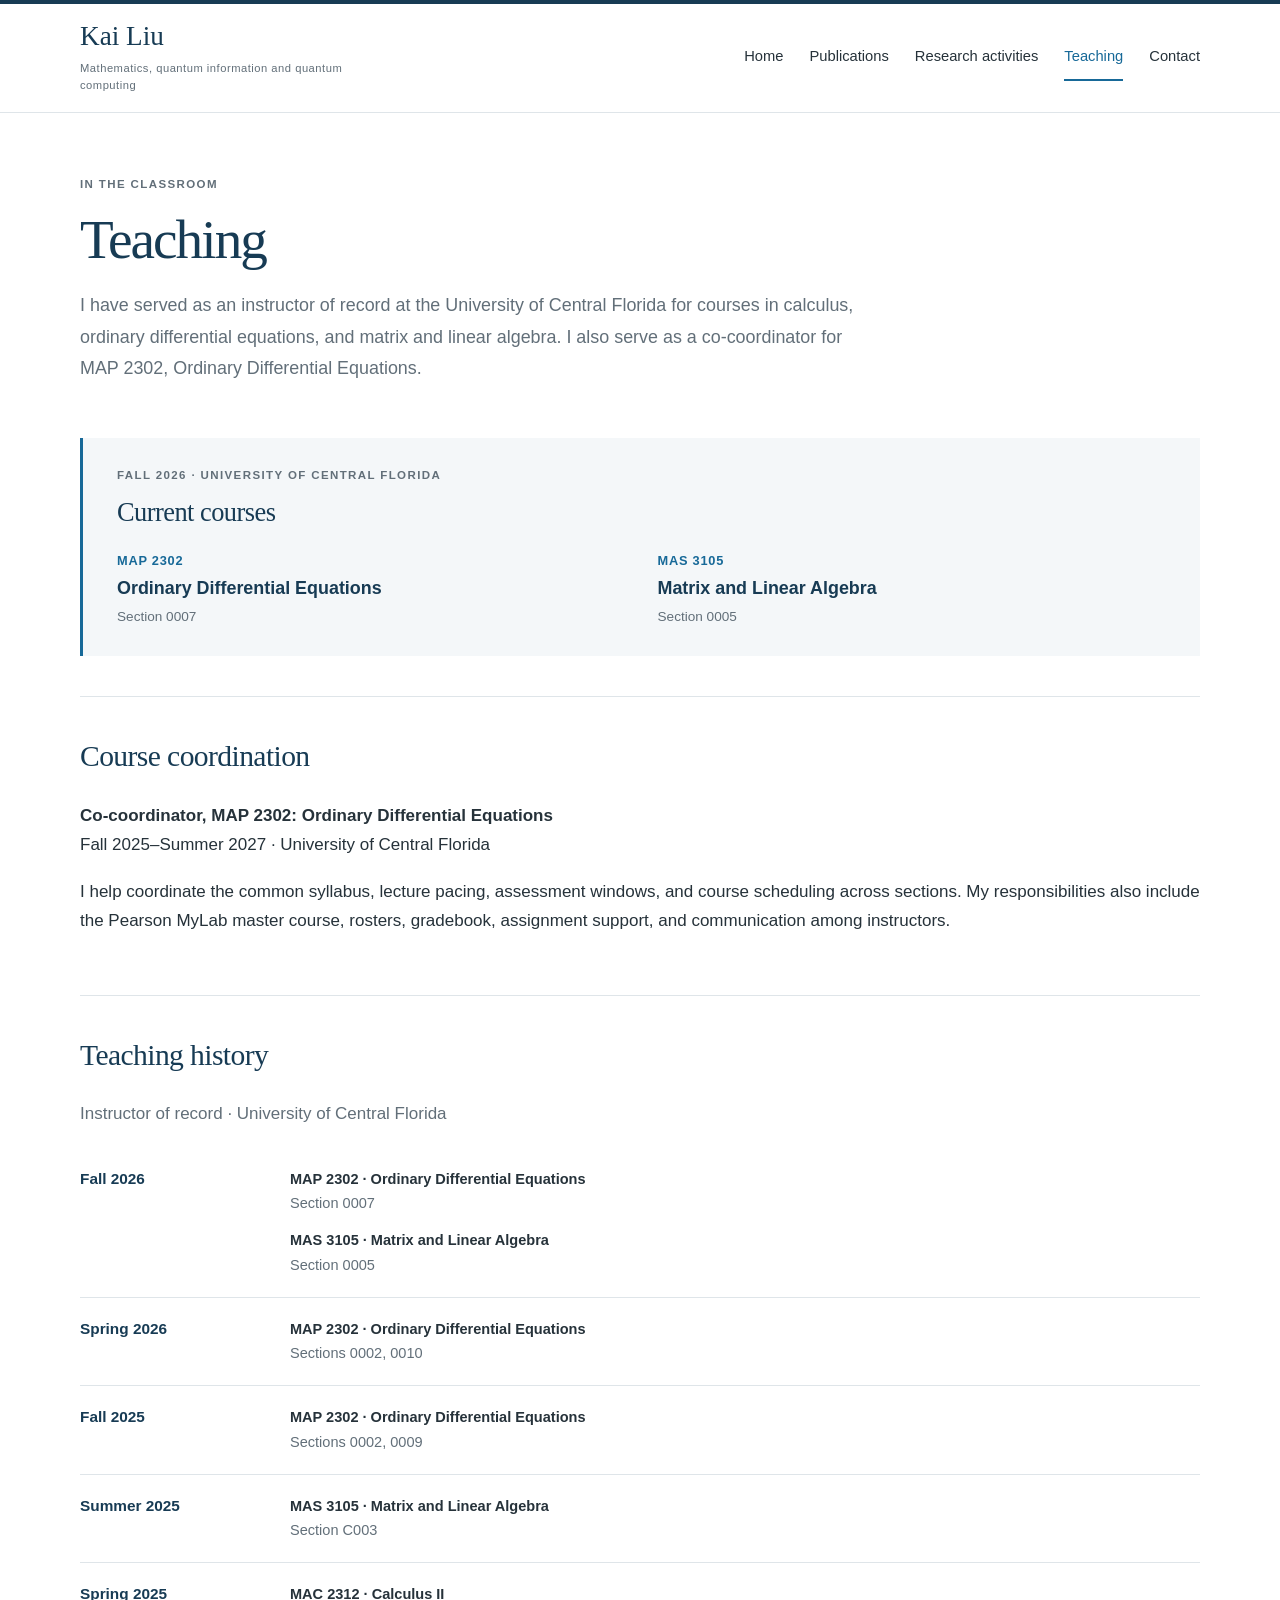
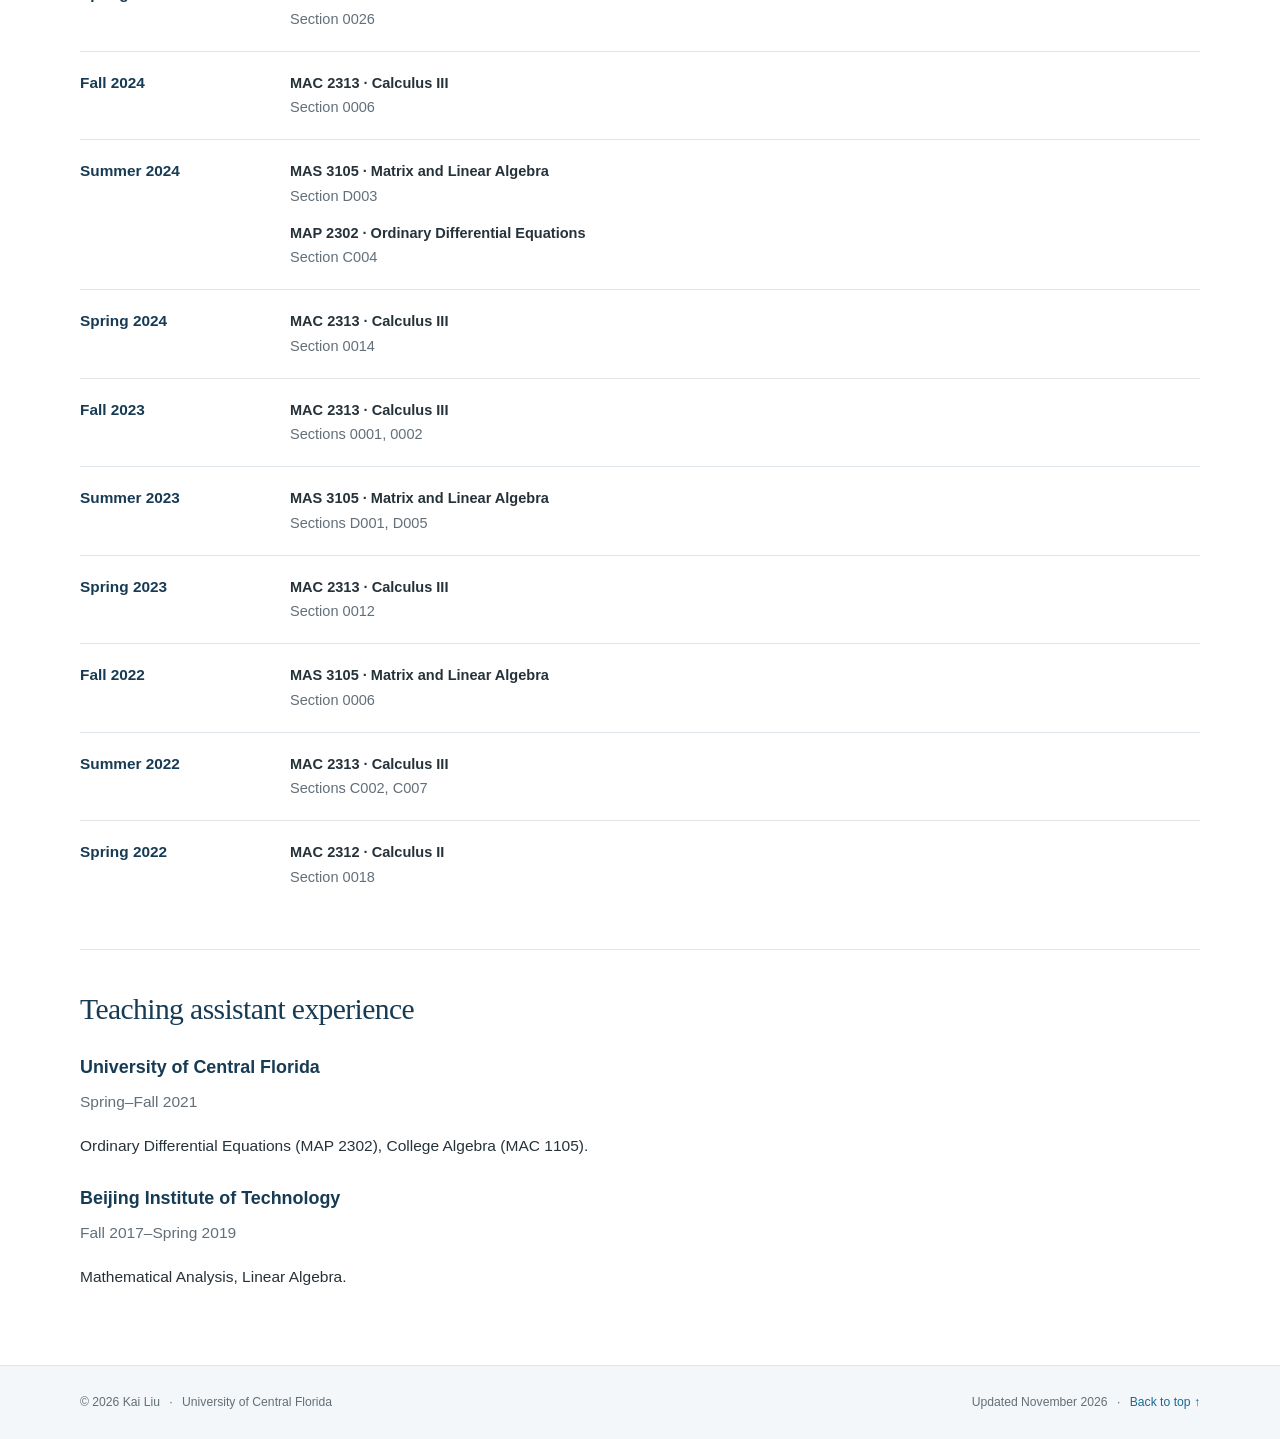
<file: teaching.html>
<!doctype html>
<html lang="en">
<head>
  <meta charset="utf-8">
  <meta name="viewport" content="width=device-width, initial-scale=1">
  <title>Teaching | Kai Liu</title>
  <meta name="description" content="Kai Liu’s courses and teaching history in differential equations, linear algebra, and calculus at UCF.">
  <meta name="author" content="Kai Liu">
  <link rel="canonical" href="https://kailiu7.github.io/teaching.html">
  <meta property="og:type" content="website">
  <meta property="og:title" content="Teaching | Kai Liu">
  <meta property="og:description" content="Kai Liu’s courses and teaching history in differential equations, linear algebra, and calculus at UCF.">
  <meta property="og:url" content="https://kailiu7.github.io/teaching.html">
  <link rel="icon" type="image/svg+xml" href="assets/favicon.svg">
  <link rel="stylesheet" href="assets/style.css">
  <script src="assets/site.js" defer></script>
</head>
<body id="top">
  <a class="skip-link" href="#main">Skip to content</a>
  <header class="site-header">
<div class="header-inner">
      <a class="site-name" href="index.html">Kai Liu<span>Mathematics, quantum information and quantum computing</span></a>
      <button class="menu-toggle" type="button" aria-controls="site-nav" aria-expanded="false">Menu <span aria-hidden="true">☰</span></button>
<nav id="site-nav" class="site-nav" aria-label="Main navigation"><a href="index.html" class="nav-link">Home</a>
<a href="publications.html" class="nav-link">Publications</a>
<a href="research-activities.html" class="nav-link">Research activities</a>
<a href="teaching.html" class="nav-link active" aria-current="page">Teaching</a>
<a href="contact.html" class="nav-link">Contact</a></nav>
    </div>
  </header>
  <main id="main" class="container">
<div class="page-heading">
<p class="eyebrow">In the classroom</p>
<h1>Teaching</h1>
<p class="lead">I have served as an instructor of record at the University of Central Florida for courses in calculus, ordinary differential equations, and matrix and linear algebra. I also serve as a co-coordinator for MAP 2302, Ordinary Differential Equations.</p>
</div>
<section class="current-teaching" aria-labelledby="current-courses">
<p class="eyebrow">Fall 2026 · University of Central Florida</p>
<h2 id="current-courses">Current courses</h2>
<div class="course-grid">
<article>
<p class="course-code">MAP 2302</p>
<h3>Ordinary Differential Equations</h3>
<p>Section 0007</p>
</article>
<article>
<p class="course-code">MAS 3105</p>
<h3>Matrix and Linear Algebra</h3>
<p>Section 0005</p>
</article>
</div>
</section>
<section class="content-section">
<h2>Course coordination</h2>
<p><strong>Co-coordinator, MAP 2302: Ordinary Differential Equations</strong><br>Fall 2025–Summer 2027 · University of Central Florida</p>
<p>I help coordinate the common syllabus, lecture pacing, assessment windows, and course scheduling across sections. My responsibilities also include the Pearson MyLab master course, rosters, gradebook, assignment support, and communication among instructors.</p>
</section>
<section class="content-section">
<h2>Teaching history</h2>
<p class="muted">Instructor of record · University of Central Florida</p>
<div class="teaching-history">
<div class="teaching-row">
<h3>Fall 2026</h3>
<div>
<p><strong>MAP 2302 · Ordinary Differential Equations</strong><br><span class="muted">Section 0007</span></p>
<p><strong>MAS 3105 · Matrix and Linear Algebra</strong><br><span class="muted">Section 0005</span></p>
</div>
</div>
<div class="teaching-row">
<h3>Spring 2026</h3>
<div>
<p><strong>MAP 2302 · Ordinary Differential Equations</strong><br><span class="muted">Sections 0002, 0010</span></p>
</div>
</div>
<div class="teaching-row">
<h3>Fall 2025</h3>
<div>
<p><strong>MAP 2302 · Ordinary Differential Equations</strong><br><span class="muted">Sections 0002, 0009</span></p>
</div>
</div>
<div class="teaching-row">
<h3>Summer 2025</h3>
<div>
<p><strong>MAS 3105 · Matrix and Linear Algebra</strong><br><span class="muted">Section C003</span></p>
</div>
</div>
<div class="teaching-row">
<h3>Spring 2025</h3>
<div>
<p><strong>MAC 2312 · Calculus II</strong><br><span class="muted">Section 0026</span></p>
</div>
</div>
<div class="teaching-row">
<h3>Fall 2024</h3>
<div>
<p><strong>MAC 2313 · Calculus III</strong><br><span class="muted">Section 0006</span></p>
</div>
</div>
<div class="teaching-row">
<h3>Summer 2024</h3>
<div>
<p><strong>MAS 3105 · Matrix and Linear Algebra</strong><br><span class="muted">Section D003</span></p>
<p><strong>MAP 2302 · Ordinary Differential Equations</strong><br><span class="muted">Section C004</span></p>
</div>
</div>
<div class="teaching-row">
<h3>Spring 2024</h3>
<div>
<p><strong>MAC 2313 · Calculus III</strong><br><span class="muted">Section 0014</span></p>
</div>
</div>
<div class="teaching-row">
<h3>Fall 2023</h3>
<div>
<p><strong>MAC 2313 · Calculus III</strong><br><span class="muted">Sections 0001, 0002</span></p>
</div>
</div>
<div class="teaching-row">
<h3>Summer 2023</h3>
<div>
<p><strong>MAS 3105 · Matrix and Linear Algebra</strong><br><span class="muted">Sections D001, D005</span></p>
</div>
</div>
<div class="teaching-row">
<h3>Spring 2023</h3>
<div>
<p><strong>MAC 2313 · Calculus III</strong><br><span class="muted">Section 0012</span></p>
</div>
</div>
<div class="teaching-row">
<h3>Fall 2022</h3>
<div>
<p><strong>MAS 3105 · Matrix and Linear Algebra</strong><br><span class="muted">Section 0006</span></p>
</div>
</div>
<div class="teaching-row">
<h3>Summer 2022</h3>
<div>
<p><strong>MAC 2313 · Calculus III</strong><br><span class="muted">Sections C002, C007</span></p>
</div>
</div>
<div class="teaching-row">
<h3>Spring 2022</h3>
<div>
<p><strong>MAC 2312 · Calculus II</strong><br><span class="muted">Section 0018</span></p>
</div>
</div>
</div>
</section>
<section class="content-section">
<h2>Teaching assistant experience</h2>
<article class="project">
<h3>University of Central Florida</h3>
<p class="muted">Spring–Fall 2021</p>
<p>Ordinary Differential Equations (MAP 2302), College Algebra (MAC 1105).</p>
</article>
<article class="project">
<h3>Beijing Institute of Technology</h3>
<p class="muted">Fall 2017–Spring 2019</p>
<p>Mathematical Analysis, Linear Algebra.</p>
</article>
</section>
</main>
  <footer class="site-footer">
<div class="footer-inner">
<p>© 2026 Kai Liu <span class="footer-dot">·</span> University of Central Florida</p>
<p>Updated November 2026 <span class="footer-dot">·</span> <a href="#top">Back to top ↑</a></p>
</div>
</footer>
</body>
</html>
</file>
<file: assets/style.css>
/* Kai Liu — change the accent colors here to adjust the entire site. */
:root{--ink:#26323a;--heading:#173b54;--link:#176998;--muted:#626f79;--line:#dfe5e9;--wash:#f4f7f9;--white:#fff;--width:1120px}
*{box-sizing:border-box}html{scroll-padding-top:32px}body{margin:0;background:var(--white);color:var(--ink);font-family:-apple-system,BlinkMacSystemFont,"Segoe UI",Arial,sans-serif;font-size:17px;line-height:1.7;-webkit-font-smoothing:antialiased}a{color:var(--link);text-decoration:none;text-underline-offset:4px}a:hover{text-decoration:underline}a:focus-visible,button:focus-visible{outline:3px solid #b85d10;outline-offset:5px}p{margin:0 0 1.1em}h1,h2,h3{color:var(--heading);line-height:1.3}h1,h2{font-family:Georgia,"Times New Roman",serif;font-weight:400}h1{font-size:clamp(2.4rem,5vw,3.45rem);letter-spacing:-.035em;margin:0 0 .45em}h2{font-size:1.85rem;letter-spacing:-.02em;margin:0 0 .8em}h3{font-size:1.12rem;font-weight:600;margin:0 0 .55em}strong{font-weight:600}ul{padding-left:1.15em}button{font:inherit}.container,.header-inner,.footer-inner{width:min(var(--width),calc(100% - 64px));margin-inline:auto}.site-header{border-top:4px solid var(--heading);border-bottom:1px solid var(--line)}.header-inner{display:flex;justify-content:space-between;align-items:center;gap:30px;min-height:108px}.site-name{font-family:Georgia,"Times New Roman",serif;font-size:1.7rem;line-height:1.1;color:var(--heading);white-space:nowrap}.site-name:hover{text-decoration:none}.site-name span{display:block;max-width:285px;white-space:normal;line-height:1.5;font-family:-apple-system,BlinkMacSystemFont,"Segoe UI",Arial,sans-serif;font-size:.7rem;letter-spacing:.045em;color:var(--muted);margin-top:8px}.site-nav{display:flex;gap:26px;align-items:center}.nav-link{color:var(--ink);font-size:.92rem;white-space:nowrap;padding:9px 0;border-bottom:2px solid transparent}.nav-link.active{color:var(--link);border-bottom-color:var(--link)}.nav-link:hover{text-decoration:none;border-bottom-color:var(--link)}.menu-toggle{display:none}.skip-link{position:absolute;left:24px;top:-100px;background:white;padding:10px 18px;z-index:5}.skip-link:focus{top:10px}.eyebrow{text-transform:uppercase;letter-spacing:.12em;font-size:.72rem;font-weight:650;color:var(--muted);margin-bottom:16px;line-height:1.7}.home-intro{display:grid;grid-template-columns:280px minmax(0,1fr);gap:76px;padding:72px 0 64px}.profile{border-top:2px solid var(--heading);padding-top:24px;align-self:start}.profile .eyebrow{font-size:.67rem;letter-spacing:.085em;margin-bottom:14px}.profile h1{font-size:3.6rem;margin-bottom:9px}.profile-fields{font-size:.94rem;line-height:1.6;color:var(--muted);margin:0 0 19px}.profile-role{font-size:1.15rem;margin-bottom:16px;color:var(--heading)}.profile-school{font-size:.92rem;line-height:1.65;margin-bottom:15px}.profile-location{font-size:.87rem;color:var(--muted);margin-bottom:22px}.profile-emails{margin:24px 0}.profile-emails a{display:block;font-size:.91rem;line-height:1.9;overflow-wrap:anywhere}.profile-links{display:flex;flex-wrap:wrap;column-gap:18px;row-gap:5px;font-size:.83rem;padding-top:5px}.button{display:inline-block;border:1px solid var(--link);border-radius:3px;padding:8px 19px;font-size:.9rem;font-weight:600}.button:hover{background:var(--link);color:white;text-decoration:none}.about>.eyebrow{margin-bottom:12px}.about>h2{font-size:2.25rem;margin-bottom:26px;line-height:1.3}.about>p:not(.eyebrow){font-size:1.04rem;line-height:1.85}.intro-columns{display:grid;grid-template-columns:1.25fr 1fr;gap:34px;border-top:1px solid var(--line);margin-top:32px;padding-top:27px;font-size:.88rem;line-height:1.65}.intro-columns h3{font-size:1rem}.interest-list{margin:0}.interest-list li{margin:0 0 7px}.degree{font-size:.86rem;margin-bottom:16px;color:var(--muted)}.degree strong{color:var(--ink)}.home-section{padding:44px 0 48px;border-top:1px solid var(--line)}.section-heading{display:flex;align-items:end;justify-content:space-between;gap:24px;margin-bottom:28px}.section-heading .eyebrow{margin-bottom:7px}.section-heading h2{margin:0}.section-heading>.text-link{font-size:.86rem;margin-bottom:3px}.section-intro{max-width:790px;margin-bottom:28px}.research-grid{display:grid;grid-template-columns:repeat(3,minmax(0,1fr));gap:36px}.theme-number{display:block;font-size:.73rem;color:var(--link);margin-bottom:14px;letter-spacing:.08em}.research-grid h3{font-size:1.08rem;min-height:2.8em}.research-grid p{font-size:.92rem;margin-bottom:0}.section-more{margin:26px 0 0}.text-link{font-size:.9rem;font-weight:550}.page-heading{padding:62px 0 30px;max-width:870px}.page-heading .eyebrow{margin-bottom:9px}.page-heading h1{margin-bottom:15px}.lead{font-size:1.12rem;color:var(--muted);max-width:780px;line-height:1.75}.inline-links{display:flex;gap:12px 27px;flex-wrap:wrap;font-size:.9rem;margin:22px 0 4px}.section-nav{display:flex;flex-wrap:wrap;gap:10px 28px;border-block:1px solid var(--line);padding:17px 0;font-size:.84rem;margin-bottom:0}.content-section{border-top:1px solid var(--line);padding:40px 0}.section-nav+.content-section{border-top:0}.content-section>h2{margin-bottom:26px}.publication{max-width:940px;padding:0 0 26px;margin:0 0 26px;border-bottom:1px solid var(--line)}.publication:last-child{border-bottom:0;padding-bottom:0;margin-bottom:0}.publication h3{font-size:1.13rem;margin-bottom:8px;line-height:1.5}.publication p{font-size:.92rem;margin-bottom:3px;line-height:1.7}.publication .authors{margin-bottom:4px}.publication .status{color:var(--muted);font-size:.87rem}.publication .entry-links{margin-top:9px;margin-bottom:0}.entry-links a+a{margin-left:15px}.publication.compact{padding-bottom:22px;margin-bottom:22px}.publication.compact:last-child{padding-bottom:0;margin-bottom:0}.publication-meta{color:#465660}.talk{display:grid;grid-template-columns:180px minmax(0,1fr);gap:30px;padding:23px 0;border-bottom:1px solid var(--line)}.talk:first-of-type{padding-top:0}.talk:last-child{border-bottom:0;padding-bottom:0}.talk-date{font-size:.86rem;color:var(--heading);padding-top:4px}.talk-type{display:block;color:var(--muted);font-size:.76rem;margin-top:5px}.talk h3{font-size:1.08rem;line-height:1.5;margin-bottom:9px}.talk p{font-size:.88rem;margin-bottom:5px}.talk .entry-links{margin-top:8px;margin-bottom:0}.muted{color:var(--muted)}.project{max-width:900px;margin:28px 0}.project:last-child{margin-bottom:0}.project p{font-size:.97rem}.project .related{font-size:.84rem;color:var(--muted)}.service-grid{display:grid;grid-template-columns:1fr 1fr;gap:58px;font-size:.92rem}.service-grid h3{margin-top:24px}.service-grid h3:first-child{margin-top:0}.current-teaching{background:var(--wash);border-left:3px solid var(--link);padding:28px 34px;margin:4px 0 40px}.current-teaching .eyebrow{margin-bottom:9px}.current-teaching h2{font-size:1.65rem}.course-grid{display:grid;grid-template-columns:1fr 1fr;gap:32px}.course-code{font-size:.8rem;letter-spacing:.06em;color:var(--link);font-weight:600;margin-bottom:5px}.course-grid h3{margin-bottom:5px}.course-grid article>p:last-child{font-size:.85rem;color:var(--muted);margin-bottom:0}.teaching-row{display:grid;grid-template-columns:180px minmax(0,1fr);gap:30px;border-bottom:1px solid var(--line);padding:19px 0}.teaching-row:last-child{border-bottom:0}.teaching-row h3{font-size:.96rem;margin:2px 0 0}.teaching-row p{font-size:.91rem;margin:0 0 12px}.teaching-row p:last-child{margin:0}.contact-grid{display:grid;grid-template-columns:1fr 1fr;gap:90px;padding:12px 0 46px}.contact-grid h2{font-size:1.55rem}.contact-email{margin-bottom:25px;font-size:1.27rem}.contact-email span{display:block;font-size:.76rem;text-transform:uppercase;letter-spacing:.075em;color:var(--muted);margin-bottom:3px}.contact-primary>h2:not(:first-child){margin-top:38px}.contact-profiles{display:flex;flex-wrap:wrap;gap:13px 25px;font-size:.92rem}address{font-style:normal;max-width:360px;line-height:1.85;font-size:.96rem}.document-list{display:grid;grid-template-columns:1fr 1fr;gap:0 60px}.document-list a{display:flex;justify-content:space-between;gap:20px;padding:16px 0;border-bottom:1px solid var(--line)}.document-list span{font-size:.8rem;color:var(--muted);white-space:nowrap}.site-footer{border-top:1px solid var(--line);background:var(--wash);margin-top:18px}.footer-inner{display:flex;justify-content:space-between;gap:20px;padding:26px 0;font-size:.76rem;color:var(--muted)}.footer-inner p{margin:0}.footer-dot{padding:0 6px}.profile-photo{margin:0 0 25px}.profile-portrait{display:block;width:220px;height:220px;object-fit:cover;object-position:center;border-radius:50%}
@media(min-width:1600px){body{font-size:18px}}
@media(max-width:1050px){.site-nav{gap:17px}.header-inner{gap:20px}.home-intro{grid-template-columns:250px minmax(0,1fr);gap:44px}.about>h2{font-size:2rem}.site-name span{max-width:210px;white-space:normal;line-height:1.5}.research-grid{gap:26px}.intro-columns{gap:22px}}
@media(max-width:800px){.container,.header-inner,.footer-inner{width:calc(100% - 40px)}.header-inner{flex-wrap:wrap;min-height:90px;padding:20px 0;gap:18px}.site-name span{max-width:none}.site-nav{width:100%;justify-content:space-between;flex-wrap:wrap;gap:8px 20px}.nav-link{font-size:.87rem}.menu-toggle{display:none;border:1px solid var(--line);border-radius:3px;padding:6px 12px;background:white;color:var(--heading);font-size:.86rem}.js-nav .menu-toggle{display:block}.js-nav .site-nav:not(.is-open){display:none}.home-intro{grid-template-columns:230px minmax(0,1fr);gap:32px;padding-top:44px}.about>h2{font-size:1.8rem}.desktop-break{display:none}.intro-columns{grid-template-columns:1fr;gap:16px}.research-grid{grid-template-columns:1fr;gap:24px}.research-grid article{border-left:2px solid var(--line);padding-left:22px}.research-grid h3{min-height:0}.theme-number{margin-bottom:5px}.contact-grid{gap:40px}.talk,.teaching-row{grid-template-columns:155px minmax(0,1fr);gap:20px}.footer-inner{flex-wrap:wrap;gap:6px}}
@media(max-width:600px){body{font-size:16px}.home-intro{display:block;padding-top:35px}.profile{padding-top:22px;margin-bottom:42px}.profile h1{font-size:3rem}.profile-school{max-width:340px}.profile-emails{margin:18px 0}.profile-links{margin-top:17px}.about>h2{font-size:1.95rem}.intro-columns{grid-template-columns:1fr;gap:23px}.home-section{padding:32px 0 37px}.section-heading{align-items:start;flex-direction:column;gap:10px;margin-bottom:24px}.section-heading h2,h2{font-size:1.65rem}.page-heading{padding-top:38px}.lead{font-size:1rem}.content-section{padding:32px 0}.section-nav{gap:10px 20px;font-size:.81rem}.talk,.teaching-row{grid-template-columns:1fr;gap:10px;padding:22px 0}.talk-date{display:flex;flex-wrap:wrap;gap:6px 18px;align-items:center}.talk-type{margin:0}.talk h3{font-size:1.03rem}.service-grid,.contact-grid,.course-grid,.document-list{grid-template-columns:1fr;gap:27px}.contact-grid{padding-top:0}.contact-email{font-size:1.2rem}.current-teaching{padding:24px}.document-list{gap:0}.site-footer{margin-top:8px}.footer-inner{padding:22px 0;font-size:.72rem}.profile-portrait{width:180px;height:180px}}
@media(prefers-reduced-motion:no-preference){html{scroll-behavior:smooth}a,button{transition:background-color .15s,color .15s,border-color .15s}}
@media print{body{font-size:11pt;color:#000}.site-header,.site-footer,.skip-link,.section-nav,.menu-toggle{display:none!important}.container{width:100%}.home-intro{padding-top:0;gap:32px}.page-heading{padding-top:0}a{color:inherit}.publication,.talk,.project,.teaching-row{break-inside:avoid}.content-section{padding-block:20px}.button{border:0;padding:0}.current-teaching{background:none}h2,h3{break-after:avoid}}
</file>
